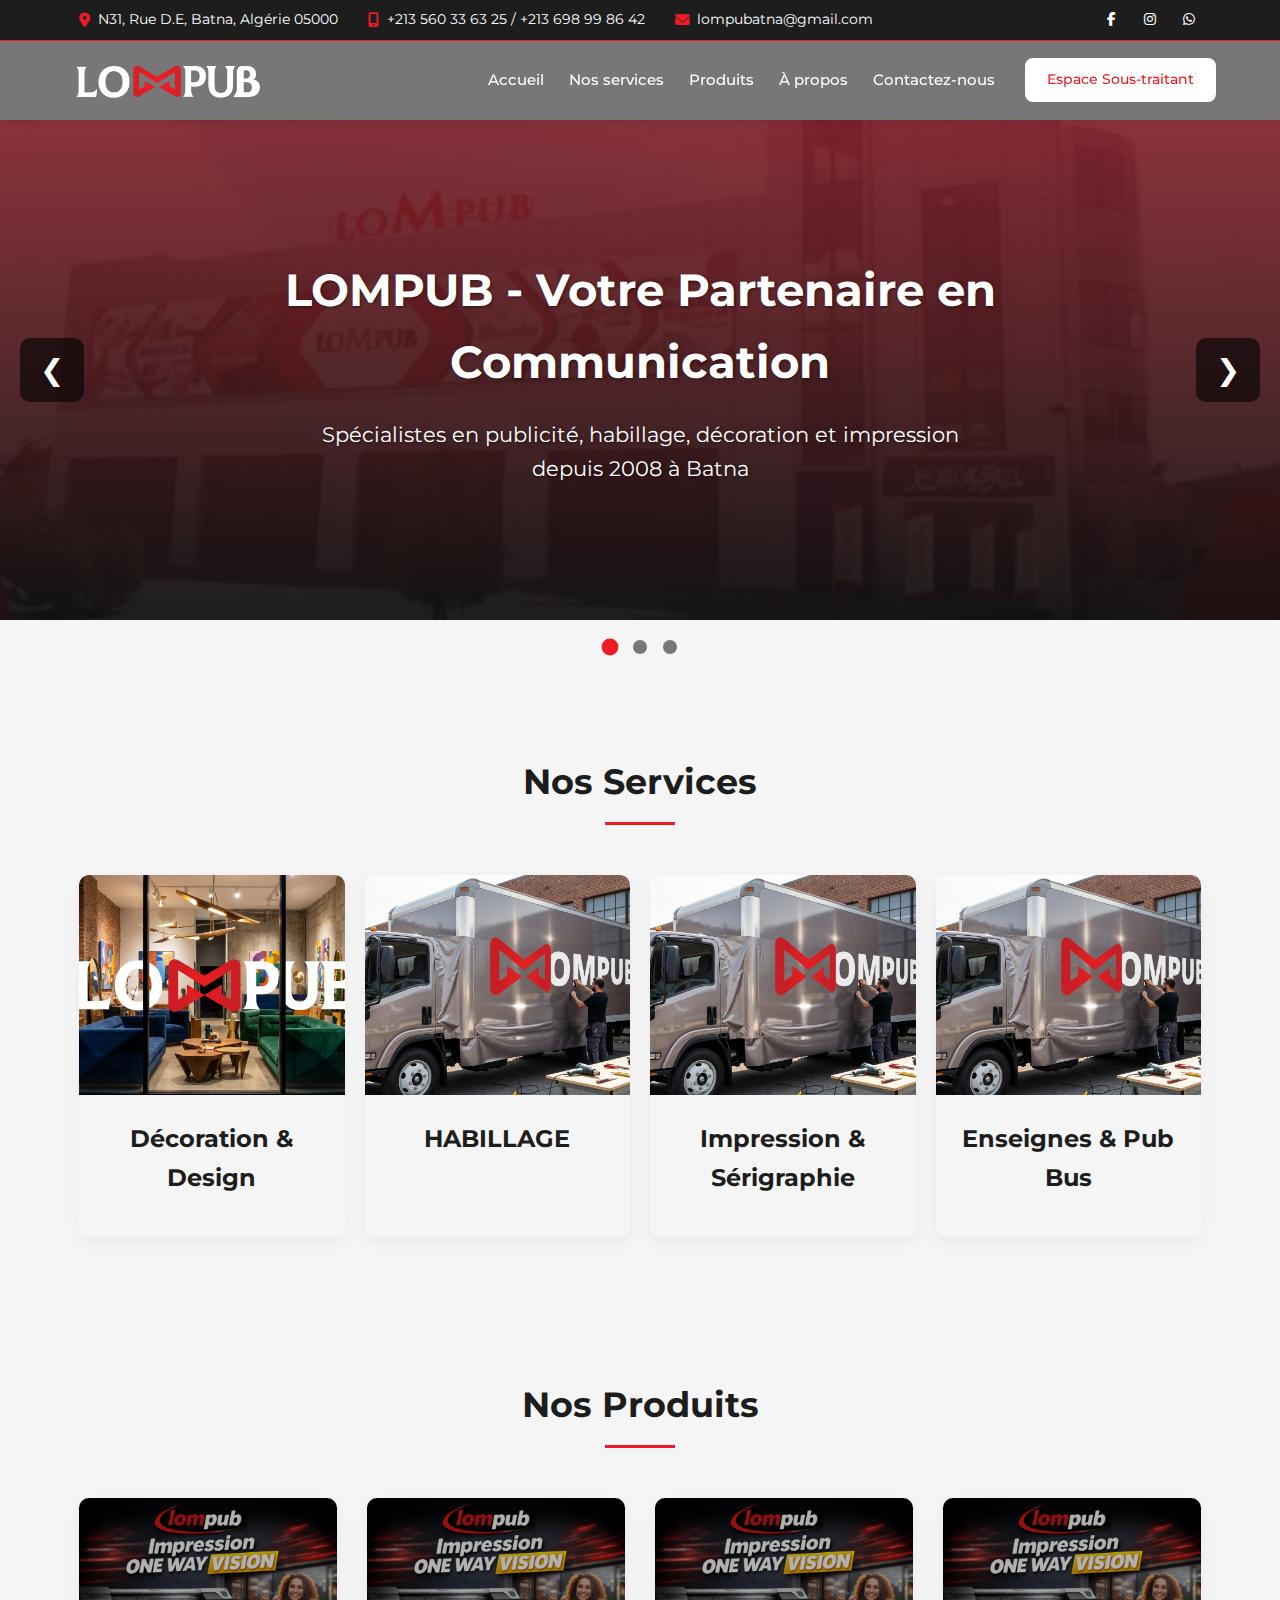
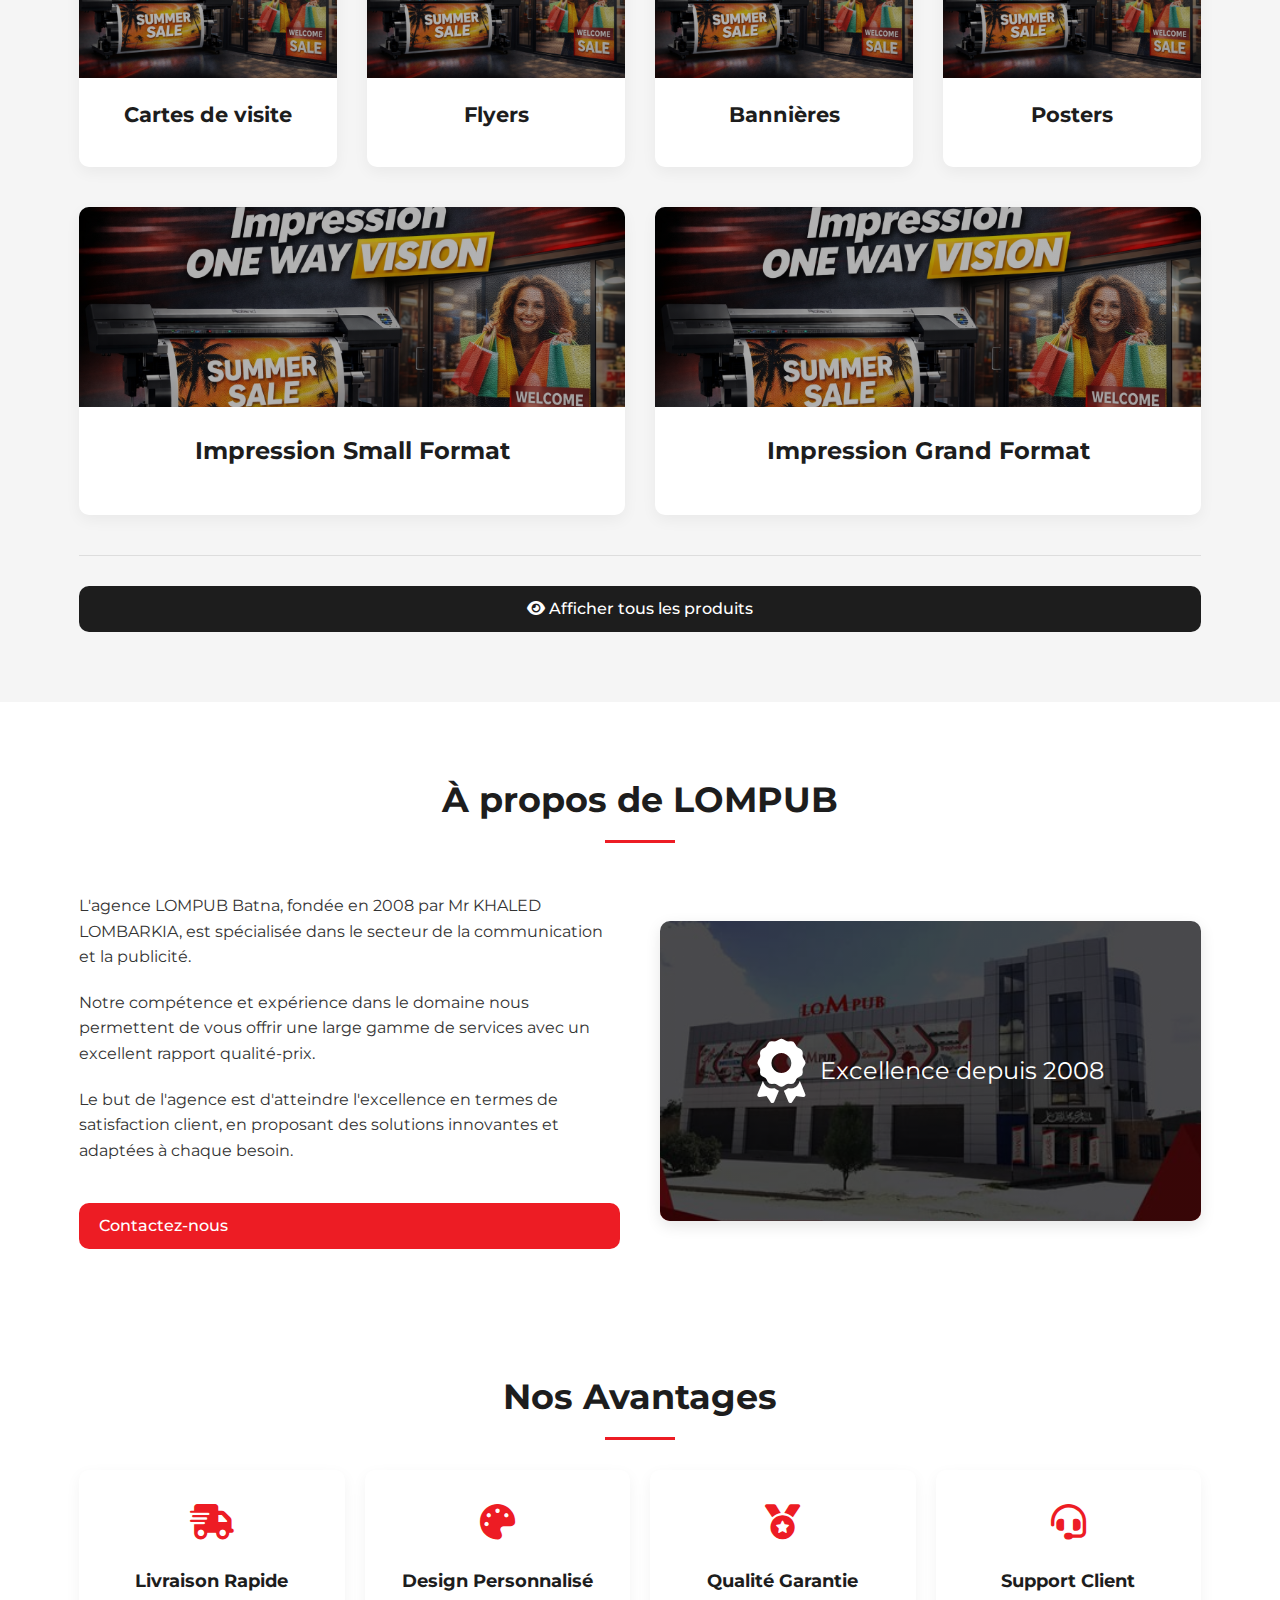
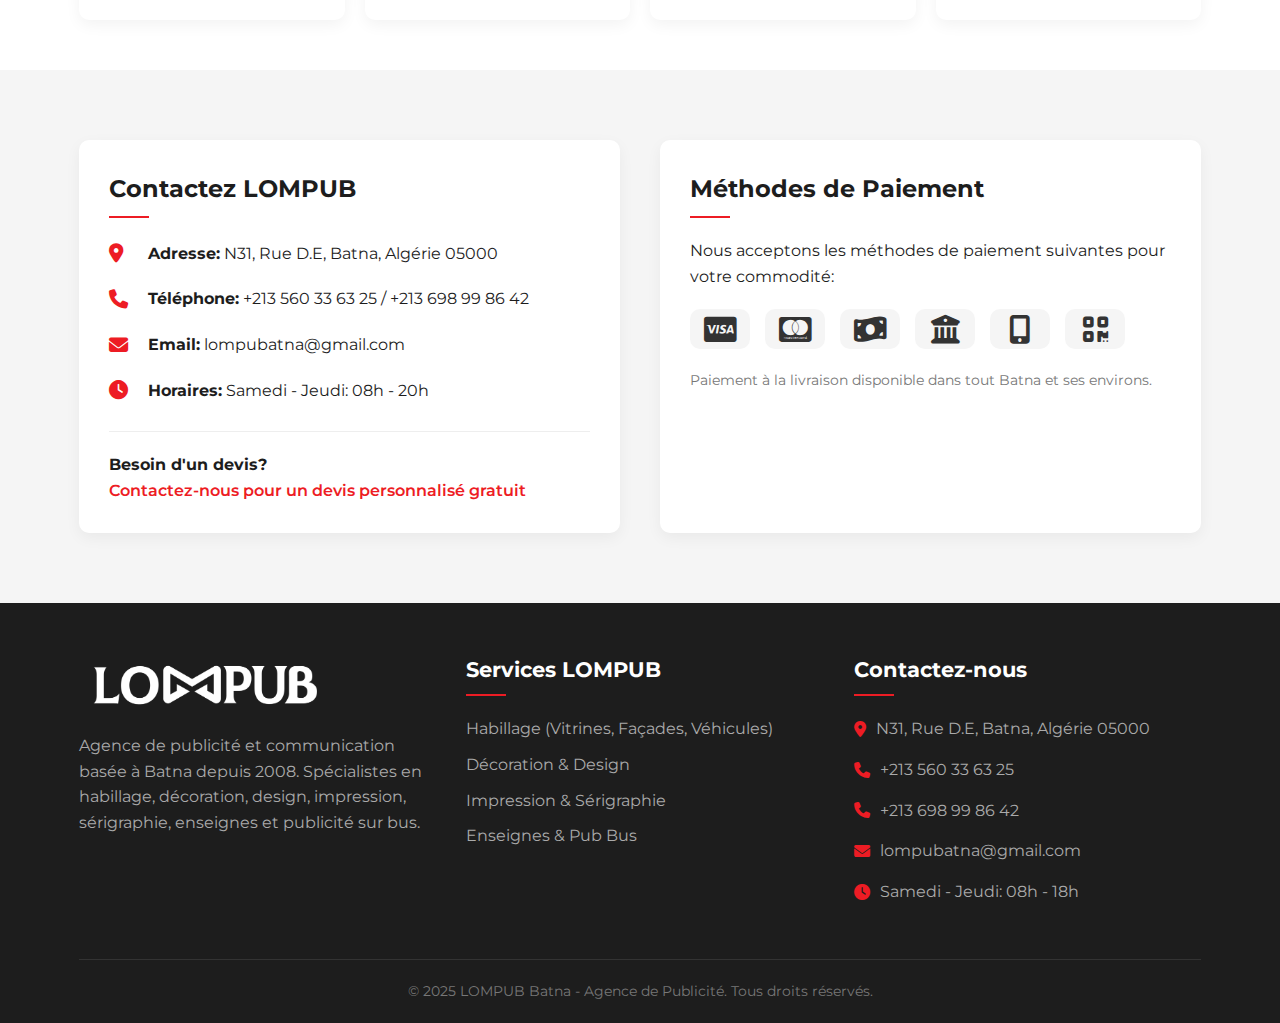
<file: index.html>
<!DOCTYPE html>
<html lang="fr">
<head>
    <meta charset="UTF-8">
    <meta name="viewport" content="width=device-width, initial-scale=1.0">
    <title>LOMPUB - Agence de Publicité Batna</title>
    <link rel="stylesheet" href="https://cdnjs.cloudflare.com/ajax/libs/font-awesome/6.4.0/css/all.min.css">
    <link rel="stylesheet" href="https://fonts.googleapis.com/css2?family=Montserrat:wght@400;500;600;700&display=swap">
    <link rel="stylesheet" href="style.css">
</head>
<body>
    <div class="top-bar">
        <div class="container top-bar-content">
            <div class="contact-info-top">
                <div class="contact-item-top">
                    <i class="fas fa-map-marker-alt"></i>
                    <span>N31, Rue D.E, Batna, Algérie 05000</span>
                </div>
                <div class="contact-item-top">
                    <i class="fas fa-mobile-alt"></i>
                    <span>+213 560 33 63 25 / +213 698 99 86 42</span>
                </div>
                <div class="contact-item-top">
                    <i class="fas fa-envelope"></i>
                    <span>lompubatna@gmail.com</span>
                </div>
            </div>
            <div class="social-top">
                <a href="https://www.facebook.com/lompub/" class="social-link-top">
                    <i class="fab fa-facebook-f"></i>
                </a>
                <a href="https://www.instagram.com/lompubdz/" class="social-link-top">
                    <i class="fab fa-instagram"></i>
                </a>
                <a href="#" class="social-link-top">
                    <i class="fab fa-whatsapp"></i>
                </a>
            </div>
        </div>
    </div>

    <header class="fixed-header">
        <div class="container header-container">
            <div class="logo">
                <a href="index.html" class="logo-container">
                    <img src="assets/logo.png" alt="LOMPUB Logo" class="logo-img">
                </a>
            </div>

            <nav class="desktop-nav">
                <ul class="desktop-nav-links">
                    <li><a href="index.html">Accueil</a></li>
                    <li><a href="#services">Nos services</a></li>
                    <li><a href="#products">Produits</a></li>
                    <li><a href="#about">À propos</a></li>
                    <li><a href="#contact">Contactez-nous</a></li>
                </ul>

                <div class="auth-buttons">
                    <a href="login.html" class="btn-login">Espace Sous-traitant</a>
                </div>
            </nav>

            <button class="mobile-menu-btn" id="mobileMenuBtn">
                <i class="fas fa-bars"></i>
            </button>
        </div>
    </header>

    <div class="mobile-menu" id="mobileMenu">
        <div class="mobile-menu-header">
            <div class="mobile-logo">
                <img src="assets/logo.png" alt="LOMPUB Logo" class="mobile-logo-img">
            </div>
            <button class="mobile-menu-close" id="mobileMenuClose">
                <i class="fas fa-times"></i>
            </button>
        </div>
        <div class="mobile-contact-info">
            <div class="mobile-contact-item">
                <i class="fas fa-map-marker-alt"></i>
                <div class="mobile-contact-text">
                    <span class="mobile-contact-value">N31, Rue D.E, Batna, Algérie 05000</span>
                </div>
            </div>
            <div class="mobile-contact-item">
                <i class="fas fa-phone-alt"></i>
                <div class="mobile-contact-text">
                    <span class="mobile-contact-value">+213 560 33 63 25</span>
                </div>
            </div>
            <div class="mobile-contact-item">
                <i class="fas fa-envelope"></i>
                <div class="mobile-contact-text">
                    <span class="mobile-contact-value">lompubatna@gmail.com</span>
                </div>
            </div>
            <div class="mobile-contact-item">
                <i class="fas fa-clock"></i>
                <div class="mobile-contact-text">
                    <span class="mobile-contact-value">Samedi - Jeudi: 08h - 18h</span>
                </div>
            </div>
            <div class="mobile-menu-section">
                <a href="index.html" class="mobile-menu-link">
                    <i class="fas fa-home"></i>
                    <span>Accueil</span>
                </a>
                <a href="#services" class="mobile-menu-link">
                    <i class="fas fa-concierge-bell"></i>
                    <span>Nos services</span>
                </a>
                <a href="products.html" class="mobile-menu-link">
                    <i class="fas fa-shopping-bag"></i>
                    <span>Produits</span>
                </a>
                <a href="#about" class="mobile-menu-link">
                    <i class="fas fa-info-circle"></i>
                    <span>À propos</span>
                </a>
                <a href="login.html" class="mobile-menu-link">
                <i class="fas fa-sign-in-alt"></i>
                <span>Espace Sous-traitant</span>
            </a>
            </div>
        </div>
        <div class="mobile-copyright">
            <div class="mobile-contact-social">
                <a href="#" class="mobile-social-link">
                    <i class="fab fa-facebook-f"></i>
                </a>
                <a href="#" class="mobile-social-link">
                    <i class="fab fa-instagram"></i>
                </a>
                <a href="#" class="mobile-social-link">
                    <i class="fab fa-whatsapp"></i>
                </a>
            </div>
        </div>
    </div>

    <div class="menu-overlay" id="menuOverlay"></div>
    
    <section class="hero" id="home">
        <div class="slider" id="slider">
            <div class="slides">
                <div class="slide" style="background: linear-gradient(rgba(230, 57, 70, 0.85), rgba(29, 29, 29, 0.9)), url('assets/01.png') center/cover no-repeat;">
                    <div class="slide-content">
                        <h2>LOMPUB - Votre Partenaire en Communication</h2>
                        <p>Spécialistes en publicité, habillage, décoration et impression depuis 2008 à Batna</p>
                    </div>
                </div>
                <div class="slide" style="background: linear-gradient(rgba(29, 29, 29, 0.8), rgba(29, 29, 29, 0.9)), url('assets/01.png') center/cover no-repeat;">
                    <div class="slide-content">
                        <h2>Excellence et Satisfaction Client</h2>
                        <p>Notre mission: atteindre l'excellence en termes de satisfaction client avec un rapport qualité-prix imbattable</p>
                    </div>
                </div>
                <div class="slide" style="background: linear-gradient(rgba(51, 51, 51, 0.8), rgba(51, 51, 51, 0.9)), url('assets/Design.png') center/cover no-repeat;">
                    <div class="slide-content">
                        <h2>Large Gamme de Services</h2>
                        <p>De l'habillage de véhicules à la sérigraphie, en passant par la programmation et les enseignes</p>
                    </div>
                </div>
            </div>
            <button class="slider-btn prev" id="prevBtn">&#10094;</button>
            <button class="slider-btn next" id="nextBtn">&#10095;</button>
        </div>
        <div class="slider-dots" id="sliderDots"></div>
    </section>

    <section id="services" class="services">
        <div class="container">
            <div class="section-title">
                <h2>Nos Services</h2>
            </div>
            <div class="services-grid">
                <div class="service-card">
                    <img src="assets/Design.png" alt="Décoration & Design">
                    <div class="service-info">
                        <h3>Décoration & Design</h3>
                    </div>
                </div>
                <div class="service-card">
                    <img src="assets/HABILLAGE.png" alt="Décoration & Design">
                    <div class="service-info">
                        <h3>HABILLAGE</h3>
                    </div>
                </div>
                <div class="service-card">
                    <img src="assets/HABILLAGE.png" alt="Décoration & Design">
                    <div class="service-info">
                        <h3>Impression & Sérigraphie</h3>
                    </div>
                </div>
                <div class="service-card">
                    <img src="assets/HABILLAGE.png" alt="Décoration & Design">
                    <div class="service-info">
                        <h3>Enseignes & Pub Bus</h3>
                    </div>
                </div>
            </div>
        </div>
    </section>

    <section class="products" id="products">
        <div class="container">
            <div class="section-title">
                <h2>Nos Produits</h2>
            </div>
            
            <div class="products-grid">
                <div class="product-card">
                    <div class="product-img" style="background: linear-gradient(rgba(0,0,0,0.3), rgba(0,0,0,0.3)), url('assets/img1.png') center/cover no-repeat;"></div>
                    <div class="product-info" href="product-details.html">
                        <h3>Cartes de visite</h3>
                    </div>
                </div>
                <div class="product-card">
                    <div class="product-img" style="background: linear-gradient(rgba(0,0,0,0.3), rgba(0,0,0,0.3)), url('assets/img1.png') center/cover no-repeat;"></div>
                    <div class="product-info">
                        <h3>Flyers</h3>
                    </div>
                </div>
                <div class="product-card">
                    <div class="product-img" style="background: linear-gradient(rgba(0,0,0,0.3), rgba(0,0,0,0.3)), url('assets/img1.png') center/cover no-repeat;"></div>
                    <div class="product-info" href="product-details.html">
                        <h3>Bannières</h3>
                    </div>
                </div>
                <div class="product-card">
                    <div class="product-img" style="background: linear-gradient(rgba(0,0,0,0.3), rgba(0,0,0,0.3)), url('assets/img1.png') center/cover no-repeat;"></div>
                    <div class="product-info" href="product-details.html">
                        <h3>Posters</h3>
                    </div>
                </div>
            </div>
            
            <div class="second-row-products">
                <div class="large-product-card">
                    <div class="large-product-img" style="background: linear-gradient(rgba(0,0,0,0.3), rgba(0,0,0,0.3)), url('assets/img1.png') center/cover no-repeat;"></div>
                    <div class="large-product-info" href="product-details.html">
                        <h3>Impression Small Format</h3>
                                        </div>
                </div>
                <div class="large-product-card">
                    <div class="large-product-img" style="background: linear-gradient(rgba(0,0,0,0.3), rgba(0,0,0,0.3)), url('assets/img1.png') center/cover no-repeat;"></div>
                    <div class="large-product-info" href="product-details.html">
                        <h3>Impression Grand Format</h3>
                        </div>
                </div>
            </div>
            
            <div class="view-all-products">
                <a href="products.html" class="btn btn-secondary" id="viewAllProducts">
                    <i class="fas fa-eye"></i> Afficher tous les produits
                </a>
            </div>
        </div>
    </section>

    <section id="about">
        <div class="container">
            <div class="section-title">
                <h2>À propos de LOMPUB</h2>
            </div>
            <div class="about-content">
                <div class="about-text">
                    <p>L'agence LOMPUB Batna, fondée en 2008 par Mr KHALED LOMBARKIA, est spécialisée dans le secteur de la communication et la publicité.</p>
                    <p>Notre compétence et expérience dans le domaine nous permettent de vous offrir une large gamme de services avec un excellent rapport qualité-prix.</p>
                    <p>Le but de l'agence est d'atteindre l'excellence en termes de satisfaction client, en proposant des solutions innovantes et adaptées à chaque besoin.</p>
                    
                    <a href="#contact" class="btn" style="margin-top: 20px;">Contactez-nous</a>
                </div>
                <div class="about-image">
                    <div style="width: 100%; height: 300px; background: linear-gradient(rgba(0,0,0,0.7), rgba(0,0,0,0.7)), url('assets/01.png') center/cover no-repeat; display: flex; justify-content: center; align-items: center; color: var(--primary-white); font-size: 1.5rem;">
                        <i class="fas fa-award" style="font-size: 4rem; margin-right: 15px;"></i>
                        Excellence depuis 2008
                    </div>
                </div>
            </div>
        </div>
    </section>

    <section id="advantages">
        <div class="container">
            <div class="section-title">
                <h2>Nos Avantages</h2>
            </div>
            <div class="advantages-single-line">
                <div class="advantage-item">
                    <div class="advantage-icon">
                        <i class="fas fa-shipping-fast"></i>
                    </div>
                    <h3>Livraison Rapide</h3>
                </div>
                <div class="advantage-item">
                    <div class="advantage-icon">
                        <i class="fas fa-palette"></i>
                    </div>
                    <h3>Design Personnalisé</h3>
                </div>
                <div class="advantage-item">
                    <div class="advantage-icon">
                        <i class="fas fa-medal"></i>
                    </div>
                    <h3>Qualité Garantie</h3>
                </div>
                <div class="advantage-item">
                    <div class="advantage-icon">
                        <i class="fas fa-headset"></i>
                    </div>
                    <h3>Support Client</h3>
                </div>
            </div>
        </div>
    </section>

    <section class="contact-payment" id="contact">
        <div class="container">
            <div class="contact-payment-container">
                <div class="contact-info">
                    <h3>Contactez LOMPUB</h3>
                    <div class="contact-details">
                        <div class="contact-item">
                            <div class="contact-icon">
                                <i class="fas fa-map-marker-alt"></i>
                            </div>
                            <p><strong>Adresse:</strong> N31, Rue D.E, Batna, Algérie 05000</p>
                        </div>
                        <div class="contact-item">
                            <div class="contact-icon">
                                <i class="fas fa-phone"></i>
                            </div>
                            <p><strong>Téléphone:</strong> +213 560 33 63 25 / +213 698 99 86 42</p>
                        </div>
                        <div class="contact-item">
                            <div class="contact-icon">
                                <i class="fas fa-envelope"></i>
                            </div>
                            <p><strong>Email:</strong> lompubatna@gmail.com</p>
                        </div>
                        <div class="contact-item">
                            <div class="contact-icon">
                                <i class="fas fa-clock"></i>
                            </div>
                            <p><strong>Horaires:</strong> Samedi - Jeudi: 08h - 20h</p>
                        </div>
                    </div>
                    <div class="hours">
                        <h4>Besoin d'un devis?</h4>
                        <p>Contactez-nous pour un devis personnalisé gratuit</p>
                    </div>
                </div>
                
                <div class="payment-methods">
                    <h3>Méthodes de Paiement</h3>
                    <p>Nous acceptons les méthodes de paiement suivantes pour votre commodité:</p>
                    <div class="payment-icons">
                        <div class="payment-icon">
                            <i class="fab fa-cc-visa"></i>
                        </div>
                        <div class="payment-icon">
                            <i class="fab fa-cc-mastercard"></i>
                        </div>
                        <div class="payment-icon">
                            <i class="fas fa-money-bill-wave"></i>
                        </div>
                        <div class="payment-icon">
                            <i class="fas fa-university"></i>
                        </div>
                        <div class="payment-icon">
                            <i class="fas fa-mobile-alt"></i>
                        </div>
                        <div class="payment-icon">
                            <i class="fas fa-qrcode"></i>
                        </div>
                    </div>
                    <p style="margin-top: 20px; font-size: 0.9rem; color: var(--medium-gray);">Paiement à la livraison disponible dans tout Batna et ses environs.</p>
                </div>
            </div>
        </div>
    </section>

    <footer>
        <div class="container">
            <div class="footer-container">
                <div class="footer-about">
                    <div class="footer-logo">
                        <img src="assets/logo.png" alt="LOMPUB Logo" class="footer-logo-img">
                    </div>
                    <p>Agence de publicité et communication basée à Batna depuis 2008. Spécialistes en habillage, décoration, design, impression, sérigraphie, enseignes et publicité sur bus.</p>
                </div>
                
                <div class="footer-links">
                    <h3>Services LOMPUB</h3>
                    <ul>
                        <li><a href="#services">Habillage (Vitrines, Façades, Véhicules)</a></li>
                        <li><a href="#services">Décoration & Design</a></li>
                        <li><a href="#services">Impression & Sérigraphie</a></li>
                        <li><a href="#services">Enseignes & Pub Bus</a></li>
                    </ul>
                </div>
                
                <div class="footer-contact">
                    <h3>Contactez-nous</h3>
                    <p><i class="fas fa-map-marker-alt"></i> N31, Rue D.E, Batna, Algérie 05000</p>
                    <p><i class="fas fa-phone"></i> +213 560 33 63 25</p>
                    <p><i class="fas fa-phone"></i> +213 698 99 86 42</p>
                    <p><i class="fas fa-envelope"></i> lompubatna@gmail.com</p>
                    <p><i class="fas fa-clock"></i> Samedi - Jeudi: 08h - 18h</p>
                </div>
            </div>
            
            <div class="copyright">
                <p>&copy; 2025 LOMPUB Batna - Agence de Publicité. Tous droits réservés.</p>
            </div>
        </div>
    </footer>

    <script>
        const mobileMenuBtn = document.getElementById('mobileMenuBtn');
        const mobileMenu = document.getElementById('mobileMenu');
        const menuOverlay = document.getElementById('menuOverlay');
        
        mobileMenuBtn.addEventListener('click', () => {
            mobileMenu.classList.toggle('active');
            menuOverlay.classList.toggle('active');
            document.body.style.overflow = mobileMenu.classList.contains('active') ? 'hidden' : 'auto';
        });
        
        menuOverlay.addEventListener('click', () => {
            mobileMenu.classList.remove('active');
            menuOverlay.classList.remove('active');
            document.body.style.overflow = 'auto';
        });
        
        const mobileMenuLinks = document.querySelectorAll('.mobile-menu-link');
        mobileMenuLinks.forEach(link => {
            link.addEventListener('click', () => {
                mobileMenu.classList.remove('active');
                menuOverlay.classList.remove('active');
                document.body.style.overflow = 'auto';
            });
        });
        
        const slides = document.querySelector('.slides');
        const slidesCount = document.querySelectorAll('.slide').length;
        const prevBtn = document.getElementById('prevBtn');
        const nextBtn = document.getElementById('nextBtn');
        const sliderDots = document.getElementById('sliderDots');
        
        let currentSlide = 0;
        
        for (let i = 0; i < slidesCount; i++) {
            const dot = document.createElement('div');
            dot.classList.add('dot');
            if (i === 0) dot.classList.add('active');
            dot.addEventListener('click', () => goToSlide(i));
            sliderDots.appendChild(dot);
        }
        
        function goToSlide(n) {
            currentSlide = (n + slidesCount) % slidesCount;
            slides.style.transform = `translateX(-${currentSlide * 100}%)`;
            
            document.querySelectorAll('.dot').forEach((dot, index) => {
                dot.classList.toggle('active', index === currentSlide);
            });
        }
        
        prevBtn.addEventListener('click', () => {
            goToSlide(currentSlide - 1);
        });
        
        nextBtn.addEventListener('click', () => {
            goToSlide(currentSlide + 1);
        });
        
        setInterval(() => {
            goToSlide(currentSlide + 1);
        }, 6000);
        
    </script>
</body>
</html>
</file>
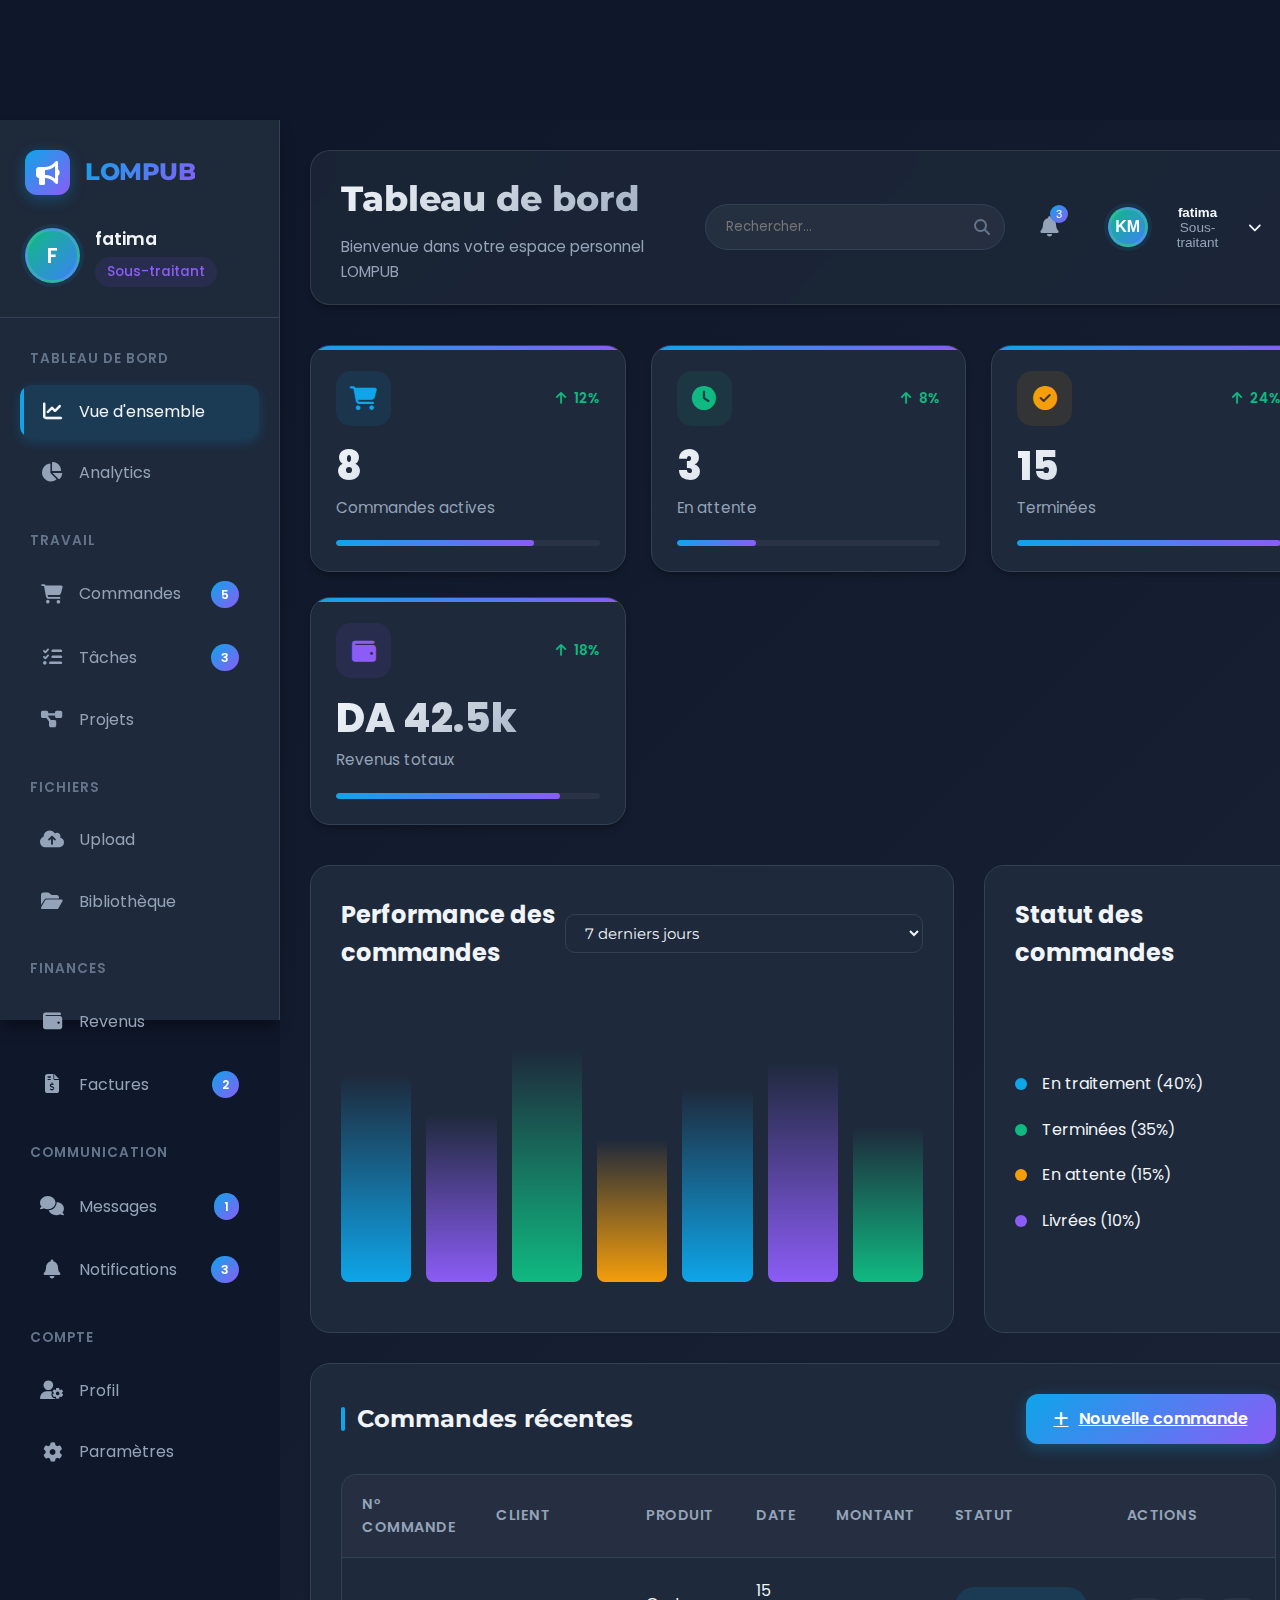
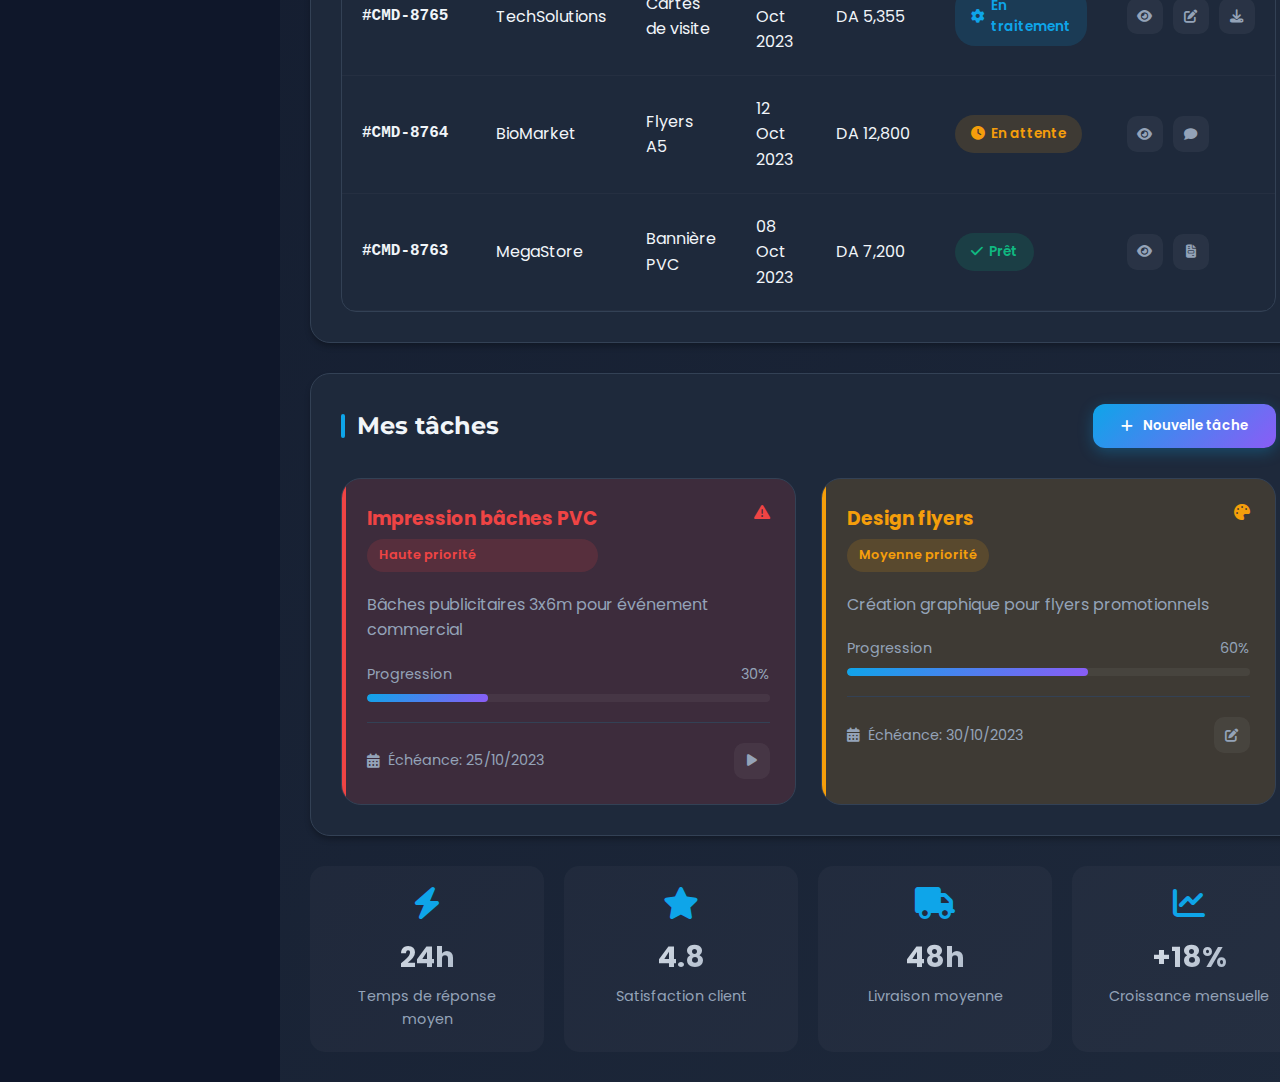
<file: dashboard.html>
<!DOCTYPE html>
<html lang="fr">
<head>
    <meta charset="UTF-8">
    <meta name="viewport" content="width=device-width, initial-scale=1.0">
    <title>LOMPUB | Espace Personnel</title>
    <link rel="stylesheet" href="https://cdnjs.cloudflare.com/ajax/libs/font-awesome/6.4.0/css/all.min.css">
    <link rel="stylesheet" href="https://fonts.googleapis.com/css2?family=Montserrat:wght@400;500;600;700;800&display=swap">
    <link rel="stylesheet" href="https://fonts.googleapis.com/css2?family=Poppins:wght@300;400;500;600;700&display=swap">
    <link rel="stylesheet" href="style.css">
    <style>
        :root {
            /* Modern Color Palette */
            --dashboard-bg: #0F172A;
            --sidebar-bg: #1E293B;
            --card-bg: #1E293B;
            --card-hover: #334155;
            --primary-accent: #0EA5E9;
            --secondary-accent: #8B5CF6;
            --success: #10B981;
            --warning: #F59E0B;
            --danger: #EF4444;
            --info: #3B82F6;
            --text-primary: #F1F5F9;
            --text-secondary: #94A3B8;
            --text-muted: #64748B;
            --border-color: #334155;
            --shadow-sm: 0 2px 4px rgba(0, 0, 0, 0.2);
            --shadow-md: 0 4px 6px -1px rgba(0, 0, 0, 0.3);
            --shadow-lg: 0 10px 15px -3px rgba(0, 0, 0, 0.4);
            --gradient-primary: linear-gradient(135deg, #0EA5E9 0%, #8B5CF6 100%);
            --gradient-secondary: linear-gradient(135deg, #10B981 0%, #3B82F6 100%);
            --gradient-dark: linear-gradient(135deg, #1E293B 0%, #0F172A 100%);
            --glass-bg: rgba(30, 41, 59, 0.7);
            --glass-border: rgba(255, 255, 255, 0.1);
            --sidebar-width: 280px;
        }

        * {
            margin: 0;
            padding: 0;
            box-sizing: border-box;
        }

        body {
            font-family: 'Poppins', sans-serif;
            background: var(--dashboard-bg);
            color: var(--text-primary);
            overflow-x: hidden;
        }

        /* Dashboard Layout */
        .dashboard-layout {
            display: flex;
            min-height: 100vh;
        }

        /* Floating Sidebar */
        .dashboard-sidebar {
            width: var(--sidebar-width);
            background: var(--sidebar-bg);
            backdrop-filter: blur(10px);
            border-right: 1px solid var(--border-color);
            position: fixed;
            height: 100vh;
            z-index: 100;
            transition: transform 0.3s cubic-bezier(0.4, 0, 0.2, 1);
            box-shadow: var(--shadow-lg);
        }

        .sidebar-header {
            padding: 30px 25px;
            border-bottom: 1px solid var(--border-color);
            background: var(--glass-bg);
        }

        .logo-container {
            display: flex;
            align-items: center;
            gap: 15px;
            text-decoration: none;
        }

        .logo-icon {
            width: 45px;
            height: 45px;
            background: var(--gradient-primary);
            border-radius: 12px;
            display: flex;
            align-items: center;
            justify-content: center;
            font-size: 1.5rem;
            color: white;
            box-shadow: 0 4px 15px rgba(14, 165, 233, 0.3);
        }

        .logo-text {
            font-family: 'Montserrat', sans-serif;
            font-weight: 800;
            font-size: 1.5rem;
            background: linear-gradient(135deg, #0EA5E9, #8B5CF6);
            -webkit-background-clip: text;
            -webkit-text-fill-color: transparent;
            letter-spacing: -0.5px;
        }

        .user-profile {
            display: flex;
            align-items: center;
            gap: 15px;
            margin-top: 30px;
        }

        .user-avatar {
            width: 55px;
            height: 55px;
            background: var(--gradient-secondary);
            border-radius: 50%;
            display: flex;
            align-items: center;
            justify-content: center;
            font-size: 1.3rem;
            font-weight: 600;
            color: white;
            border: 3px solid rgba(255, 255, 255, 0.1);
            box-shadow: 0 0 0 4px rgba(14, 165, 233, 0.1);
        }

        .user-info h3 {
            font-size: 1.1rem;
            font-weight: 600;
            margin-bottom: 4px;
        }

        .user-role {
            font-size: 0.85rem;
            color: var(--primary-accent);
            background: rgba(14, 165, 233, 0.1);
            padding: 4px 12px;
            border-radius: 20px;
            display: inline-block;
            font-weight: 500;
        }

        .user-role.subcontractor {
            color: var(--secondary-accent);
            background: rgba(139, 92, 246, 0.1);
        }

        /* Navigation */
        .sidebar-nav {
            padding: 30px 20px;
            flex: 1;
        }

        .nav-group {
            margin-bottom: 30px;
        }

        .nav-group-title {
            font-size: 0.85rem;
            text-transform: uppercase;
            color: var(--text-muted);
            letter-spacing: 1px;
            margin-bottom: 15px;
            padding-left: 10px;
            font-weight: 600;
        }

        .nav-item {
            display: flex;
            align-items: center;
            gap: 15px;
            padding: 14px 20px;
            color: var(--text-secondary);
            text-decoration: none;
            border-radius: 12px;
            margin-bottom: 8px;
            transition: all 0.3s cubic-bezier(0.4, 0, 0.2, 1);
            position: relative;
            overflow: hidden;
        }

        .nav-item:before {
            content: '';
            position: absolute;
            left: 0;
            top: 0;
            height: 100%;
            width: 4px;
            background: var(--primary-accent);
            transform: translateX(-100%);
            transition: transform 0.3s;
            border-radius: 0 4px 4px 0;
        }

        .nav-item:hover {
            background: rgba(14, 165, 233, 0.1);
            color: var(--text-primary);
            transform: translateX(5px);
        }

        .nav-item:hover:before {
            transform: translateX(0);
        }

        .nav-item.active {
            background: rgba(14, 165, 233, 0.15);
            color: var(--text-primary);
            box-shadow: 0 4px 12px rgba(14, 165, 233, 0.2);
        }

        .nav-item.active:before {
            transform: translateX(0);
        }

        .nav-item i {
            font-size: 1.2rem;
            width: 24px;
            text-align: center;
        }

        .nav-badge {
            margin-left: auto;
            background: var(--gradient-primary);
            color: white;
            padding: 4px 10px;
            border-radius: 20px;
            font-size: 0.75rem;
            font-weight: 600;
            min-width: 24px;
            text-align: center;
        }

        /* Main Content */
        .dashboard-main {
            flex: 1;
            margin-left: var(--sidebar-width);
            padding: 30px;
            background: linear-gradient(135deg, #0F172A 0%, #1E293B 100%);
            min-height: 100vh;
        }

        /* Top Bar */
        .dashboard-topbar {
            display: flex;
            justify-content: space-between;
            align-items: center;
            margin-bottom: 40px;
            padding: 20px 30px;
            background: var(--glass-bg);
            backdrop-filter: blur(10px);
            border-radius: 20px;
            border: 1px solid var(--glass-border);
            box-shadow: var(--shadow-md);
        }

        .topbar-left h1 {
            font-family: 'Montserrat', sans-serif;
            font-size: 2.2rem;
            font-weight: 800;
            background: linear-gradient(135deg, #F1F5F9 0%, #94A3B8 100%);
            -webkit-background-clip: text;
            -webkit-text-fill-color: transparent;
            margin-bottom: 8px;
        }

        .topbar-left p {
            color: var(--text-secondary);
            font-size: 0.95rem;
        }

        .topbar-right {
            display: flex;
            align-items: center;
            gap: 25px;
        }

        .search-box {
            position: relative;
        }

        .search-box input {
            background: rgba(255, 255, 255, 0.05);
            border: 1px solid var(--border-color);
            border-radius: 50px;
            padding: 12px 45px 12px 20px;
            color: var(--text-primary);
            font-family: 'Poppins', sans-serif;
            width: 300px;
            transition: all 0.3s;
        }

        .search-box input:focus {
            outline: none;
            border-color: var(--primary-accent);
            box-shadow: 0 0 0 3px rgba(14, 165, 233, 0.1);
            width: 350px;
        }

        .search-box i {
            position: absolute;
            right: 15px;
            top: 50%;
            transform: translateY(-50%);
            color: var(--text-muted);
        }

        .notification-btn {
            position: relative;
            background: none;
            border: none;
            color: var(--text-secondary);
            font-size: 1.3rem;
            cursor: pointer;
            padding: 10px;
            border-radius: 50%;
            transition: all 0.3s;
        }

        .notification-btn:hover {
            color: var(--text-primary);
            background: rgba(255, 255, 255, 0.05);
        }

        .notification-badge {
            position: absolute;
            top: 0;
            right: 0;
            background: var(--gradient-primary);
            color: white;
            font-size: 0.7rem;
            width: 18px;
            height: 18px;
            border-radius: 50%;
            display: flex;
            align-items: center;
            justify-content: center;
        }

        .user-dropdown {
            position: relative;
        }

        .user-dropdown-toggle {
            display: flex;
            align-items: center;
            gap: 12px;
            background: none;
            border: none;
            color: var(--text-primary);
            cursor: pointer;
            padding: 10px 15px;
            border-radius: 12px;
            transition: all 0.3s;
        }

        .user-dropdown-toggle:hover {
            background: rgba(255, 255, 255, 0.05);
        }

        /* Stats Cards */
        .stats-grid {
            display: grid;
            grid-template-columns: repeat(auto-fit, minmax(280px, 1fr));
            gap: 25px;
            margin-bottom: 40px;
        }

        .stat-card {
            background: var(--card-bg);
            border-radius: 20px;
            padding: 25px;
            border: 1px solid var(--border-color);
            transition: all 0.3s cubic-bezier(0.4, 0, 0.2, 1);
            position: relative;
            overflow: hidden;
            box-shadow: var(--shadow-md);
        }

        .stat-card:before {
            content: '';
            position: absolute;
            top: 0;
            left: 0;
            width: 100%;
            height: 4px;
            background: var(--gradient-primary);
        }

        .stat-card:hover {
            transform: translateY(-5px);
            box-shadow: var(--shadow-lg);
            border-color: var(--primary-accent);
        }

        .stat-card-header {
            display: flex;
            justify-content: space-between;
            align-items: center;
            margin-bottom: 20px;
        }

        .stat-icon {
            width: 55px;
            height: 55px;
            background: rgba(14, 165, 233, 0.1);
            border-radius: 15px;
            display: flex;
            align-items: center;
            justify-content: center;
            font-size: 1.5rem;
            color: var(--primary-accent);
        }

        .stat-card:nth-child(2) .stat-icon {
            background: rgba(16, 185, 129, 0.1);
            color: var(--success);
        }

        .stat-card:nth-child(3) .stat-icon {
            background: rgba(245, 158, 11, 0.1);
            color: var(--warning);
        }

        .stat-card:nth-child(4) .stat-icon {
            background: rgba(139, 92, 246, 0.1);
            color: var(--secondary-accent);
        }

        .stat-trend {
            display: flex;
            align-items: center;
            gap: 8px;
            font-size: 0.85rem;
            font-weight: 600;
        }

        .stat-trend.up {
            color: var(--success);
        }

        .stat-trend.down {
            color: var(--danger);
        }

        .stat-value {
            font-size: 2.5rem;
            font-weight: 800;
            background: linear-gradient(135deg, #F1F5F9 0%, #94A3B8 100%);
            -webkit-background-clip: text;
            -webkit-text-fill-color: transparent;
            line-height: 1;
            margin-bottom: 10px;
        }

        .stat-label {
            color: var(--text-secondary);
            font-size: 0.95rem;
            margin-bottom: 15px;
        }

        .stat-progress {
            height: 6px;
            background: rgba(255, 255, 255, 0.05);
            border-radius: 3px;
            overflow: hidden;
            margin-top: 20px;
        }

        .stat-progress-bar {
            height: 100%;
            background: var(--gradient-primary);
            border-radius: 3px;
            transition: width 1s ease-out;
        }

        /* Recent Orders */
        .dashboard-section {
            background: var(--card-bg);
            border-radius: 20px;
            padding: 30px;
            margin-bottom: 30px;
            border: 1px solid var(--border-color);
            box-shadow: var(--shadow-md);
        }

        .section-header {
            display: flex;
            justify-content: space-between;
            align-items: center;
            margin-bottom: 30px;
        }

        .section-header h2 {
            font-family: 'Montserrat', sans-serif;
            font-size: 1.5rem;
            font-weight: 700;
            display: flex;
            align-items: center;
            gap: 12px;
        }

        .section-header h2:before {
            content: '';
            width: 4px;
            height: 24px;
            background: var(--primary-accent);
            border-radius: 2px;
        }

        .btn-primary {
            background: var(--gradient-primary);
            color: white;
            border: none;
            padding: 12px 28px;
            border-radius: 12px;
            font-family: 'Poppins', sans-serif;
            font-weight: 600;
            cursor: pointer;
            display: flex;
            align-items: center;
            gap: 10px;
            transition: all 0.3s;
            box-shadow: 0 4px 15px rgba(14, 165, 233, 0.3);
        }

        .btn-primary:hover {
            transform: translateY(-2px);
            box-shadow: 0 6px 20px rgba(14, 165, 233, 0.4);
        }

        /* Orders Table */
        .table-container {
            overflow-x: auto;
            border-radius: 15px;
            border: 1px solid var(--border-color);
        }

        .orders-table {
            width: 100%;
            border-collapse: collapse;
        }

        .orders-table thead {
            background: rgba(255, 255, 255, 0.03);
        }

        .orders-table th {
            padding: 18px 20px;
            text-align: left;
            font-weight: 600;
            color: var(--text-secondary);
            font-size: 0.9rem;
            text-transform: uppercase;
            letter-spacing: 0.5px;
            border-bottom: 1px solid var(--border-color);
        }

        .orders-table td {
            padding: 20px;
            border-bottom: 1px solid rgba(255, 255, 255, 0.03);
            vertical-align: middle;
        }

        .orders-table tr {
            transition: all 0.3s;
        }

        .orders-table tr:hover {
            background: rgba(255, 255, 255, 0.02);
        }

        .order-id {
            font-weight: 600;
            color: var(--text-primary);
            font-family: 'Monaco', 'Courier New', monospace;
        }

        .status-badge {
            padding: 8px 16px;
            border-radius: 20px;
            font-size: 0.85rem;
            font-weight: 600;
            display: inline-flex;
            align-items: center;
            gap: 6px;
        }

        .status-pending {
            background: rgba(245, 158, 11, 0.15);
            color: var(--warning);
        }

        .status-processing {
            background: rgba(14, 165, 233, 0.15);
            color: var(--primary-accent);
        }

        .status-ready {
            background: rgba(16, 185, 129, 0.15);
            color: var(--success);
        }

        .status-delivered {
            background: rgba(139, 92, 246, 0.15);
            color: var(--secondary-accent);
        }

        .action-buttons {
            display: flex;
            gap: 10px;
        }

        .btn-icon {
            width: 36px;
            height: 36px;
            border-radius: 10px;
            border: none;
            background: rgba(255, 255, 255, 0.05);
            color: var(--text-secondary);
            cursor: pointer;
            transition: all 0.3s;
            display: flex;
            align-items: center;
            justify-content: center;
        }

        .btn-icon:hover {
            background: var(--primary-accent);
            color: white;
            transform: scale(1.1);
        }

        /* Charts Section */
        .charts-grid {
            display: grid;
            grid-template-columns: 2fr 1fr;
            gap: 30px;
            margin-bottom: 30px;
        }

        .chart-card {
            background: var(--card-bg);
            border-radius: 20px;
            padding: 30px;
            border: 1px solid var(--border-color);
        }

        .chart-header {
            display: flex;
            justify-content: space-between;
            align-items: center;
            margin-bottom: 30px;
        }

        .chart-container {
            height: 300px;
            position: relative;
        }

        /* Quick Stats */
        .quick-stats {
            display: grid;
            grid-template-columns: repeat(auto-fit, minmax(200px, 1fr));
            gap: 20px;
            margin-top: 30px;
        }

        .quick-stat {
            background: rgba(255, 255, 255, 0.03);
            padding: 20px;
            border-radius: 15px;
            text-align: center;
            transition: all 0.3s;
            border: 1px solid transparent;
        }

        .quick-stat:hover {
            border-color: var(--primary-accent);
            transform: translateY(-3px);
        }

        .quick-stat i {
            font-size: 2rem;
            color: var(--primary-accent);
            margin-bottom: 15px;
        }

        .quick-stat h4 {
            font-size: 1.8rem;
            font-weight: 700;
            margin-bottom: 5px;
            background: linear-gradient(135deg, #F1F5F9 0%, #94A3B8 100%);
            -webkit-background-clip: text;
            -webkit-text-fill-color: transparent;
        }

        .quick-stat p {
            color: var(--text-secondary);
            font-size: 0.9rem;
        }

        /* Tasks (Subcontractor) */
        .tasks-grid {
            display: grid;
            grid-template-columns: repeat(auto-fit, minmax(300px, 1fr));
            gap: 25px;
        }

        .task-card {
            background: var(--card-bg);
            border-radius: 20px;
            padding: 25px;
            border: 1px solid var(--border-color);
            transition: all 0.3s;
            position: relative;
            overflow: hidden;
        }

        .task-card:before {
            content: '';
            position: absolute;
            left: 0;
            top: 0;
            height: 100%;
            width: 4px;
            background: var(--primary-accent);
        }

        .task-card.priority-high:before {
            background: var(--danger);
        }

        .task-card.priority-medium:before {
            background: var(--warning);
        }

        .task-card:hover {
            transform: translateY(-5px);
            box-shadow: var(--shadow-lg);
        }

        .task-header {
            display: flex;
            justify-content: space-between;
            align-items: flex-start;
            margin-bottom: 20px;
        }

        .task-priority {
            padding: 6px 12px;
            border-radius: 20px;
            font-size: 0.8rem;
            font-weight: 600;
        }

        .priority-high {
            background: rgba(239, 68, 68, 0.15);
            color: var(--danger);
        }

        .priority-medium {
            background: rgba(245, 158, 11, 0.15);
            color: var(--warning);
        }

        .priority-low {
            background: rgba(16, 185, 129, 0.15);
            color: var(--success);
        }

        .task-progress {
            margin: 20px 0;
        }

        .progress-info {
            display: flex;
            justify-content: space-between;
            margin-bottom: 8px;
            font-size: 0.9rem;
            color: var(--text-secondary);
        }

        .progress-bar {
            height: 8px;
            background: rgba(255, 255, 255, 0.05);
            border-radius: 4px;
            overflow: hidden;
        }

        .progress-value {
            height: 100%;
            background: var(--gradient-primary);
            border-radius: 4px;
            transition: width 1s ease-out;
        }

        .task-footer {
            display: flex;
            justify-content: space-between;
            align-items: center;
            margin-top: 20px;
            padding-top: 20px;
            border-top: 1px solid var(--border-color);
        }

        .task-deadline {
            display: flex;
            align-items: center;
            gap: 8px;
            color: var(--text-secondary);
            font-size: 0.9rem;
        }

        /* Modal */
        .modal-overlay {
            position: fixed;
            top: 0;
            left: 0;
            right: 0;
            bottom: 0;
            background: rgba(0, 0, 0, 0.8);
            backdrop-filter: blur(5px);
            display: none;
            align-items: center;
            justify-content: center;
            z-index: 1000;
        }

        .modal-overlay.active {
            display: flex;
        }

        .modal-content {
            background: var(--card-bg);
            border-radius: 25px;
            width: 90%;
            max-width: 600px;
            max-height: 80vh;
            overflow-y: auto;
            border: 1px solid var(--border-color);
            box-shadow: var(--shadow-lg);
        }

        .modal-header {
            padding: 30px;
            border-bottom: 1px solid var(--border-color);
            display: flex;
            justify-content: space-between;
            align-items: center;
        }

        .modal-header h3 {
            font-size: 1.5rem;
            font-weight: 700;
            display: flex;
            align-items: center;
            gap: 12px;
        }

        .modal-close {
            background: none;
            border: none;
            color: var(--text-secondary);
            font-size: 1.5rem;
            cursor: pointer;
            width: 40px;
            height: 40px;
            border-radius: 50%;
            display: flex;
            align-items: center;
            justify-content: center;
            transition: all 0.3s;
        }

        .modal-close:hover {
            background: rgba(255, 255, 255, 0.05);
            color: var(--text-primary);
        }

        .modal-body {
            padding: 30px;
        }

        /* File Upload Area */
        .file-upload-area {
            border: 2px dashed var(--border-color);
            border-radius: 20px;
            padding: 60px 30px;
            text-align: center;
            cursor: pointer;
            transition: all 0.3s;
            background: rgba(255, 255, 255, 0.02);
        }

        .file-upload-area:hover {
            border-color: var(--primary-accent);
            background: rgba(14, 165, 233, 0.05);
        }

        .file-upload-area i {
            font-size: 3rem;
            color: var(--primary-accent);
            margin-bottom: 20px;
        }

        .file-upload-area h4 {
            margin-bottom: 10px;
            font-size: 1.2rem;
        }

        .file-upload-area p {
            color: var(--text-secondary);
            font-size: 0.9rem;
        }

        /* Responsive Design */
        @media (max-width: 1200px) {
            .charts-grid {
                grid-template-columns: 1fr;
            }
        }

        @media (max-width: 992px) {
            .dashboard-sidebar {
                transform: translateX(-100%);
            }
            
            .dashboard-sidebar.active {
                transform: translateX(0);
            }
            
            .dashboard-main {
                margin-left: 0;
                padding: 20px;
            }
            
            .mobile-menu-toggle {
                display: block;
                position: fixed;
                bottom: 30px;
                right: 30px;
                width: 60px;
                height: 60px;
                background: var(--gradient-primary);
                color: white;
                border: none;
                border-radius: 50%;
                font-size: 1.5rem;
                z-index: 99;
                box-shadow: 0 4px 20px rgba(14, 165, 233, 0.4);
                cursor: pointer;
            }
            
            .search-box input {
                width: 200px;
            }
            
            .search-box input:focus {
                width: 250px;
            }
        }

        @media (max-width: 768px) {
            .stats-grid {
                grid-template-columns: 1fr;
            }
            
            .topbar-right {
                gap: 15px;
            }
            
            .search-box {
                display: none;
            }
            
            .section-header {
                flex-direction: column;
                gap: 20px;
                align-items: flex-start;
            }
        }

        @media (max-width: 576px) {
            .dashboard-main {
                padding: 15px;
            }
            
            .dashboard-topbar {
                flex-direction: column;
                gap: 20px;
                padding: 20px;
            }
            
            .topbar-left h1 {
                font-size: 1.8rem;
            }
            
            .orders-table th, .orders-table td {
                padding: 12px;
                font-size: 0.85rem;
            }
        }

        /* Animations */
        @keyframes fadeInUp {
            from {
                opacity: 0;
                transform: translateY(20px);
            }
            to {
                opacity: 1;
                transform: translateY(0);
            }
        }

        @keyframes pulse {
            0% {
                box-shadow: 0 0 0 0 rgba(14, 165, 233, 0.4);
            }
            70% {
                box-shadow: 0 0 0 10px rgba(14, 165, 233, 0);
            }
            100% {
                box-shadow: 0 0 0 0 rgba(14, 165, 233, 0);
            }
        }

        .fade-in-up {
            animation: fadeInUp 0.6s ease-out;
        }

        .pulse {
            animation: pulse 2s infinite;
        }

        /* Custom Scrollbar */
        ::-webkit-scrollbar {
            width: 8px;
        }

        ::-webkit-scrollbar-track {
            background: rgba(255, 255, 255, 0.05);
            border-radius: 4px;
        }

        ::-webkit-scrollbar-thumb {
            background: var(--primary-accent);
            border-radius: 4px;
        }

        ::-webkit-scrollbar-thumb:hover {
            background: var(--secondary-accent);
        }
    </style>
</head>
<body>
    <!-- Dashboard Layout -->
    <div class="dashboard-layout">
        <!-- Sidebar -->
        <aside class="dashboard-sidebar fade-in-up">
            <div class="sidebar-header">
                <a href="index.html" class="logo-container">
                    <div class="logo-icon">
                        <i class="fas fa-bullhorn"></i>
                    </div>
                    <div class="logo-text">LOMPUB</div>
                </a>
                
                <div class="user-profile">
                    <div class="user-avatar pulse">
                        <span>F</span>
                    </div>
                    <div class="user-info">
                        <h3>fatima</h3>
                        <div class="user-role subcontractor">Sous-traitant</div>
                    </div>
                </div>
            </div>

            <nav class="sidebar-nav">
                <div class="nav-group">
                    <div class="nav-group-title">Tableau de bord</div>
                    <a href="#dashboard" class="nav-item active" data-section="dashboard">
                        <i class="fas fa-chart-line"></i>
                        <span>Vue d'ensemble</span>
                    </a>
                    <a href="#analytics" class="nav-item" data-section="analytics">
                        <i class="fas fa-chart-pie"></i>
                        <span>Analytics</span>
                    </a>
                </div>

                <div class="nav-group">
                    <div class="nav-group-title">Travail</div>
                    <a href="#orders" class="nav-item" data-section="orders">
                        <i class="fas fa-shopping-cart"></i>
                        <span>Commandes</span>
                        <span class="nav-badge">5</span>
                    </a>
                    <a href="#tasks" class="nav-item" data-section="tasks">
                        <i class="fas fa-tasks"></i>
                        <span>Tâches</span>
                        <span class="nav-badge">3</span>
                    </a>
                    <a href="#projects" class="nav-item" data-section="projects">
                        <i class="fas fa-project-diagram"></i>
                        <span>Projets</span>
                    </a>
                </div>

                <div class="nav-group">
                    <div class="nav-group-title">Fichiers</div>
                    <a href="#files" class="nav-item" data-section="files">
                        <i class="fas fa-cloud-upload-alt"></i>
                        <span>Upload</span>
                    </a>
                    <a href="#library" class="nav-item" data-section="library">
                        <i class="fas fa-folder-open"></i>
                        <span>Bibliothèque</span>
                    </a>
                </div>

                <div class="nav-group">
                    <div class="nav-group-title">Finances</div>
                    <a href="#earnings" class="nav-item" data-section="earnings">
                        <i class="fas fa-wallet"></i>
                        <span>Revenus</span>
                    </a>
                    <a href="#invoices" class="nav-item" data-section="invoices">
                        <i class="fas fa-file-invoice-dollar"></i>
                        <span>Factures</span>
                        <span class="nav-badge">2</span>
                    </a>
                </div>

                <div class="nav-group">
                    <div class="nav-group-title">Communication</div>
                    <a href="#messages" class="nav-item" data-section="messages">
                        <i class="fas fa-comments"></i>
                        <span>Messages</span>
                        <span class="nav-badge">1</span>
                    </a>
                    <a href="#notifications" class="nav-item" data-section="notifications">
                        <i class="fas fa-bell"></i>
                        <span>Notifications</span>
                        <span class="nav-badge">3</span>
                    </a>
                </div>

                <div class="nav-group">
                    <div class="nav-group-title">Compte</div>
                    <a href="#profile" class="nav-item" data-section="profile">
                        <i class="fas fa-user-cog"></i>
                        <span>Profil</span>
                    </a>
                    <a href="#settings" class="nav-item" data-section="settings">
                        <i class="fas fa-cog"></i>
                        <span>Paramètres</span>
                    </a>
                </div>
            </nav>
        </aside>

        <!-- Main Content -->
        <main class="dashboard-main">
            <!-- Top Bar -->
            <div class="dashboard-topbar fade-in-up" style="animation-delay: 0.1s">
                <div class="topbar-left">
                    <h1>Tableau de bord</h1>
                    <p>Bienvenue dans votre espace personnel LOMPUB</p>
                </div>
                <div class="topbar-right">
                    <div class="search-box">
                        <input type="text" placeholder="Rechercher...">
                        <i class="fas fa-search"></i>
                    </div>
                    <button class="notification-btn">
                        <i class="fas fa-bell"></i>
                        <span class="notification-badge">3</span>
                    </button>
                    <div class="user-dropdown">
                        <button class="user-dropdown-toggle">
                            <div class="user-avatar" style="width: 40px; height: 40px; font-size: 1rem;">
                                <span>KM</span>
                            </div>
                            <div>
                                <div style="font-weight: 600;">fatima</div>
                                <div style="font-size: 0.85rem; color: var(--text-secondary);">Sous-traitant</div>
                            </div>
                            <i class="fas fa-chevron-down"></i>
                        </button>
                    </div>
                </div>
            </div>

            <!-- Stats Grid -->
            <div class="stats-grid">
                <div class="stat-card fade-in-up" style="animation-delay: 0.2s">
                    <div class="stat-card-header">
                        <div class="stat-icon">
                            <i class="fas fa-shopping-cart"></i>
                        </div>
                        <div class="stat-trend up">
                            <i class="fas fa-arrow-up"></i>
                            12%
                        </div>
                    </div>
                    <div class="stat-value">8</div>
                    <div class="stat-label">Commandes actives</div>
                    <div class="stat-progress">
                        <div class="stat-progress-bar" style="width: 75%"></div>
                    </div>
                </div>

                <div class="stat-card fade-in-up" style="animation-delay: 0.3s">
                    <div class="stat-card-header">
                        <div class="stat-icon">
                            <i class="fas fa-clock"></i>
                        </div>
                        <div class="stat-trend up">
                            <i class="fas fa-arrow-up"></i>
                            8%
                        </div>
                    </div>
                    <div class="stat-value">3</div>
                    <div class="stat-label">En attente</div>
                    <div class="stat-progress">
                        <div class="stat-progress-bar" style="width: 30%"></div>
                    </div>
                </div>

                <div class="stat-card fade-in-up" style="animation-delay: 0.4s">
                    <div class="stat-card-header">
                        <div class="stat-icon">
                            <i class="fas fa-check-circle"></i>
                        </div>
                        <div class="stat-trend up">
                            <i class="fas fa-arrow-up"></i>
                            24%
                        </div>
                    </div>
                    <div class="stat-value">15</div>
                    <div class="stat-label">Terminées</div>
                    <div class="stat-progress">
                        <div class="stat-progress-bar" style="width: 100%"></div>
                    </div>
                </div>

                <div class="stat-card fade-in-up" style="animation-delay: 0.5s">
                    <div class="stat-card-header">
                        <div class="stat-icon">
                            <i class="fas fa-wallet"></i>
                        </div>
                        <div class="stat-trend up">
                            <i class="fas fa-arrow-up"></i>
                            18%
                        </div>
                    </div>
                    <div class="stat-value">DA 42.5k</div>
                    <div class="stat-label">Revenus totaux</div>
                    <div class="stat-progress">
                        <div class="stat-progress-bar" style="width: 85%"></div>
                    </div>
                </div>
            </div>

            <!-- Charts Section -->
            <div class="charts-grid">
                <div class="chart-card fade-in-up" style="animation-delay: 0.6s">
                    <div class="chart-header">
                        <h2>Performance des commandes</h2>
                        <select class="form-control" style="background: var(--card-bg); color: var(--text-primary); border: 1px solid var(--border-color); padding: 8px 15px; border-radius: 10px;">
                            <option>7 derniers jours</option>
                            <option>30 derniers jours</option>
                            <option>3 derniers mois</option>
                        </select>
                    </div>
                    <div class="chart-container">
                        <!-- Chart would be rendered here with Chart.js -->
                        <div style="display: flex; align-items: flex-end; gap: 15px; height: 100%; padding: 20px 0;">
                            <div style="flex: 1; background: linear-gradient(to top, var(--primary-accent), transparent); height: 80%; border-radius: 8px;"></div>
                            <div style="flex: 1; background: linear-gradient(to top, var(--secondary-accent), transparent); height: 65%; border-radius: 8px;"></div>
                            <div style="flex: 1; background: linear-gradient(to top, var(--success), transparent); height: 90%; border-radius: 8px;"></div>
                            <div style="flex: 1; background: linear-gradient(to top, var(--warning), transparent); height: 55%; border-radius: 8px;"></div>
                            <div style="flex: 1; background: linear-gradient(to top, var(--primary-accent), transparent); height: 75%; border-radius: 8px;"></div>
                            <div style="flex: 1; background: linear-gradient(to top, var(--secondary-accent), transparent); height: 85%; border-radius: 8px;"></div>
                            <div style="flex: 1; background: linear-gradient(to top, var(--success), transparent); height: 60%; border-radius: 8px;"></div>
                        </div>
                    </div>
                </div>

                <div class="chart-card fade-in-up" style="animation-delay: 0.7s">
                    <div class="chart-header">
                        <h2>Statut des commandes</h2>
                    </div>
                    <div class="chart-container">
                        <!-- Pie chart placeholder -->
                        <div style="display: flex; flex-direction: column; gap: 20px; height: 100%; justify-content: center;">
                            <div style="display: flex; align-items: center; gap: 15px;">
                                <div style="width: 12px; height: 12px; background: var(--primary-accent); border-radius: 50%;"></div>
                                <div style="flex: 1;">En traitement (40%)</div>
                            </div>
                            <div style="display: flex; align-items: center; gap: 15px;">
                                <div style="width: 12px; height: 12px; background: var(--success); border-radius: 50%;"></div>
                                <div style="flex: 1;">Terminées (35%)</div>
                            </div>
                            <div style="display: flex; align-items: center; gap: 15px;">
                                <div style="width: 12px; height: 12px; background: var(--warning); border-radius: 50%;"></div>
                                <div style="flex: 1;">En attente (15%)</div>
                            </div>
                            <div style="display: flex; align-items: center; gap: 15px;">
                                <div style="width: 12px; height: 12px; background: var(--secondary-accent); border-radius: 50%;"></div>
                                <div style="flex: 1;">Livrées (10%)</div>
                            </div>
                        </div>
                    </div>
                </div>
            </div>

            <!-- Recent Orders Section -->
            <section id="orders-section" class="dashboard-section fade-in-up" style="animation-delay: 0.8s">
                <div class="section-header">
                    <h2>Commandes récentes</h2>
                    <a href="order.html" class="btn-primary">
                        <i class="fas fa-plus"></i>
                        Nouvelle commande
                    </a>
                </div>

                <div class="table-container">
                    <table class="orders-table">
                        <thead>
                            <tr>
                                <th>N° Commande</th>
                                <th>Client</th>
                                <th>Produit</th>
                                <th>Date</th>
                                <th>Montant</th>
                                <th>Statut</th>
                                <th>Actions</th>
                            </tr>
                        </thead>
                        <tbody>
                            <tr>
                                <td class="order-id">#CMD-8765</td>
                                <td>TechSolutions</td>
                                <td>Cartes de visite</td>
                                <td>15 Oct 2023</td>
                                <td>DA 5,355</td>
                                <td>
                                    <span class="status-badge status-processing">
                                        <i class="fas fa-cog fa-spin"></i>
                                        En traitement
                                    </span>
                                </td>
                                <td>
                                    <div class="action-buttons">
                                        <button class="btn-icon" title="Voir">
                                            <i class="fas fa-eye"></i>
                                        </button>
                                        <button class="btn-icon" title="Modifier">
                                            <i class="fas fa-edit"></i>
                                        </button>
                                        <button class="btn-icon" title="Télécharger">
                                            <i class="fas fa-download"></i>
                                        </button>
                                    </div>
                                </td>
                            </tr>
                            <tr>
                                <td class="order-id">#CMD-8764</td>
                                <td>BioMarket</td>
                                <td>Flyers A5</td>
                                <td>12 Oct 2023</td>
                                <td>DA 12,800</td>
                                <td>
                                    <span class="status-badge status-pending">
                                        <i class="fas fa-clock"></i>
                                        En attente
                                    </span>
                                </td>
                                <td>
                                    <div class="action-buttons">
                                        <button class="btn-icon" title="Voir">
                                            <i class="fas fa-eye"></i>
                                        </button>
                                        <button class="btn-icon" title="Message">
                                            <i class="fas fa-comment"></i>
                                        </button>
                                    </div>
                                </td>
                            </tr>
                            <tr>
                                <td class="order-id">#CMD-8763</td>
                                <td>MegaStore</td>
                                <td>Bannière PVC</td>
                                <td>08 Oct 2023</td>
                                <td>DA 7,200</td>
                                <td>
                                    <span class="status-badge status-ready">
                                        <i class="fas fa-check"></i>
                                        Prêt
                                    </span>
                                </td>
                                <td>
                                    <div class="action-buttons">
                                        <button class="btn-icon" title="Voir">
                                            <i class="fas fa-eye"></i>
                                        </button>
                                        <button class="btn-icon" title="Facture">
                                            <i class="fas fa-file-invoice"></i>
                                        </button>
                                    </div>
                                </td>
                            </tr>
                        </tbody>
                    </table>
                </div>
            </section>

            <!-- Tasks Section (Subcontractor) -->
            <section id="tasks-section" class="dashboard-section fade-in-up" style="animation-delay: 0.9s">
                <div class="section-header">
                    <h2>Mes tâches</h2>
                    <button class="btn-primary">
                        <i class="fas fa-plus"></i>
                        Nouvelle tâche
                    </button>
                </div>

                <div class="tasks-grid">
                    <div class="task-card priority-high">
                        <div class="task-header">
                            <div>
                                <h3 style="margin-bottom: 5px;">Impression bâches PVC</h3>
                                <div class="task-priority priority-high">Haute priorité</div>
                            </div>
                            <i class="fas fa-exclamation-triangle" style="color: var(--danger);"></i>
                        </div>
                        <p style="color: var(--text-secondary); margin-bottom: 20px;">
                            Bâches publicitaires 3x6m pour événement commercial
                        </p>
                        <div class="task-progress">
                            <div class="progress-info">
                                <span>Progression</span>
                                <span>30%</span>
                            </div>
                            <div class="progress-bar">
                                <div class="progress-value" style="width: 30%;"></div>
                            </div>
                        </div>
                        <div class="task-footer">
                            <div class="task-deadline">
                                <i class="fas fa-calendar-alt"></i>
                                <span>Échéance: 25/10/2023</span>
                            </div>
                            <button class="btn-icon">
                                <i class="fas fa-play"></i>
                            </button>
                        </div>
                    </div>

                    <div class="task-card priority-medium">
                        <div class="task-header">
                            <div>
                                <h3 style="margin-bottom: 5px;">Design flyers</h3>
                                <div class="task-priority priority-medium">Moyenne priorité</div>
                            </div>
                            <i class="fas fa-palette" style="color: var(--warning);"></i>
                        </div>
                        <p style="color: var(--text-secondary); margin-bottom: 20px;">
                            Création graphique pour flyers promotionnels
                        </p>
                        <div class="task-progress">
                            <div class="progress-info">
                                <span>Progression</span>
                                <span>60%</span>
                            </div>
                            <div class="progress-bar">
                                <div class="progress-value" style="width: 60%;"></div>
                            </div>
                        </div>
                        <div class="task-footer">
                            <div class="task-deadline">
                                <i class="fas fa-calendar-alt"></i>
                                <span>Échéance: 30/10/2023</span>
                            </div>
                            <button class="btn-icon">
                                <i class="fas fa-edit"></i>
                            </button>
                        </div>
                    </div>
                </div>
            </section>

            <!-- Quick Stats -->
            <div class="quick-stats fade-in-up" style="animation-delay: 1s">
                <div class="quick-stat">
                    <i class="fas fa-bolt"></i>
                    <h4>24h</h4>
                    <p>Temps de réponse moyen</p>
                </div>
                <div class="quick-stat">
                    <i class="fas fa-star"></i>
                    <h4>4.8</h4>
                    <p>Satisfaction client</p>
                </div>
                <div class="quick-stat">
                    <i class="fas fa-truck"></i>
                    <h4>48h</h4>
                    <p>Livraison moyenne</p>
                </div>
                <div class="quick-stat">
                    <i class="fas fa-chart-line"></i>
                    <h4>+18%</h4>
                    <p>Croissance mensuelle</p>
                </div>
            </div>
        </main>

        <!-- Mobile Menu Toggle -->
        <button class="mobile-menu-toggle" id="mobileMenuToggle" style="display: none;">
            <i class="fas fa-bars"></i>
        </button>

        <!-- Modal -->
        <div class="modal-overlay" id="modalOverlay">
            <div class="modal-content">
                <div class="modal-header">
                    <h3>
                        <i class="fas fa-info-circle" style="color: var(--primary-accent);"></i>
                        Détails de la commande
                    </h3>
                    <button class="modal-close" id="modalClose">
                        <i class="fas fa-times"></i>
                    </button>
                </div>
                <div class="modal-body">
                    <!-- Modal content will be loaded here -->
                </div>
            </div>
        </div>
    </div>

    <script>
        // Dashboard Navigation
        document.addEventListener('DOMContentLoaded', function() {
            const navItems = document.querySelectorAll('.nav-item');
            const sections = {
                'dashboard': document.querySelector('#orders-section'),
                'orders': document.querySelector('#orders-section'),
                'tasks': document.querySelector('#tasks-section')
            };

            // Navigation click handler
            navItems.forEach(item => {
                item.addEventListener('click', function(e) {
                    e.preventDefault();
                    
                    // Remove active class from all items
                    navItems.forEach(i => i.classList.remove('active'));
                    
                    // Add active class to clicked item
                    this.classList.add('active');
                    
                    // Get target section
                    const targetId = this.getAttribute('data-section');
                    
                    // Scroll to section if it exists
                    if (sections[targetId]) {
                        sections[targetId].scrollIntoView({ behavior: 'smooth' });
                    }
                });
            });

            // Mobile menu toggle
            const mobileToggle = document.getElementById('mobileMenuToggle');
            const sidebar = document.querySelector('.dashboard-sidebar');
            
            if (mobileToggle) {
                mobileToggle.addEventListener('click', () => {
                    sidebar.classList.toggle('active');
                });
            }

            // Modal functionality
            const modalOverlay = document.getElementById('modalOverlay');
            const modalClose = document.getElementById('modalClose');
            const viewButtons = document.querySelectorAll('.btn-icon[title="Voir"]');

            viewButtons.forEach(btn => {
                btn.addEventListener('click', () => {
                    modalOverlay.classList.add('active');
                    document.body.style.overflow = 'hidden';
                });
            });

            modalClose.addEventListener('click', () => {
                modalOverlay.classList.remove('active');
                document.body.style.overflow = 'auto';
            });

            modalOverlay.addEventListener('click', (e) => {
                if (e.target === modalOverlay) {
                    modalOverlay.classList.remove('active');
                    document.body.style.overflow = 'auto';
                }
            });

            // Search functionality
            const searchInput = document.querySelector('.search-box input');
            if (searchInput) {
                searchInput.addEventListener('focus', function() {
                    this.parentElement.style.transform = 'scale(1.05)';
                });

                searchInput.addEventListener('blur', function() {
                    this.parentElement.style.transform = 'scale(1)';
                });
            }

            // Notification button
            const notificationBtn = document.querySelector('.notification-btn');
            if (notificationBtn) {
                notificationBtn.addEventListener('click', () => {
                    // Show notifications dropdown (would be implemented)
                    alert('Notifications - En développement');
                });
            }

            // Animate progress bars on scroll
            const observerOptions = {
                threshold: 0.5
            };

            const observer = new IntersectionObserver((entries) => {
                entries.forEach(entry => {
                    if (entry.isIntersecting) {
                        const progressBars = entry.target.querySelectorAll('.progress-value');
                        progressBars.forEach(bar => {
                            const width = bar.style.width;
                            bar.style.width = '0';
                            setTimeout(() => {
                                bar.style.width = width;
                            }, 300);
                        });
                    }
                });
            }, observerOptions);

            // Observe sections with progress bars
            const sectionsToObserve = document.querySelectorAll('.task-card, .stat-card');
            sectionsToObserve.forEach(section => {
                observer.observe(section);
            });

            // User dropdown (would be implemented)
            const userDropdown = document.querySelector('.user-dropdown-toggle');
            if (userDropdown) {
                userDropdown.addEventListener('click', () => {
                    // Show user dropdown menu
                    alert('Menu utilisateur - En développement');
                });
            }

            // Handle window resize
            function handleResize() {
                if (window.innerWidth <= 992) {
                    mobileToggle.style.display = 'block';
                    sidebar.classList.remove('active');
                } else {
                    mobileToggle.style.display = 'none';
                    sidebar.classList.add('active');
                }
            }

            window.addEventListener('resize', handleResize);
            handleResize(); // Initial check
        });

        // Simulate real-time updates
        setInterval(() => {
            const statValues = document.querySelectorAll('.stat-value');
            const notificationBadge = document.querySelector('.notification-badge');
            
            // Randomly update stat values
            statValues.forEach(stat => {
                const current = parseInt(stat.textContent.replace(/[^0-9]/g, ''));
                if (current < 100) { // Only update small numbers
                    const change = Math.random() > 0.5 ? 1 : -1;
                    const newValue = Math.max(1, current + change);
                    const prefix = stat.textContent.includes('DA') ? 'DA ' : '';
                    stat.textContent = prefix + newValue;
                }
            });
            
            // Update notification badge occasionally
            if (Math.random() > 0.8) {
                const current = parseInt(notificationBadge.textContent);
                notificationBadge.textContent = Math.min(9, current + 1);
                notificationBadge.classList.add('pulse');
                setTimeout(() => {
                    notificationBadge.classList.remove('pulse');
                }, 2000);
            }
        }, 10000); // Update every 10 seconds
    </script>
</body>
</html>
</file>
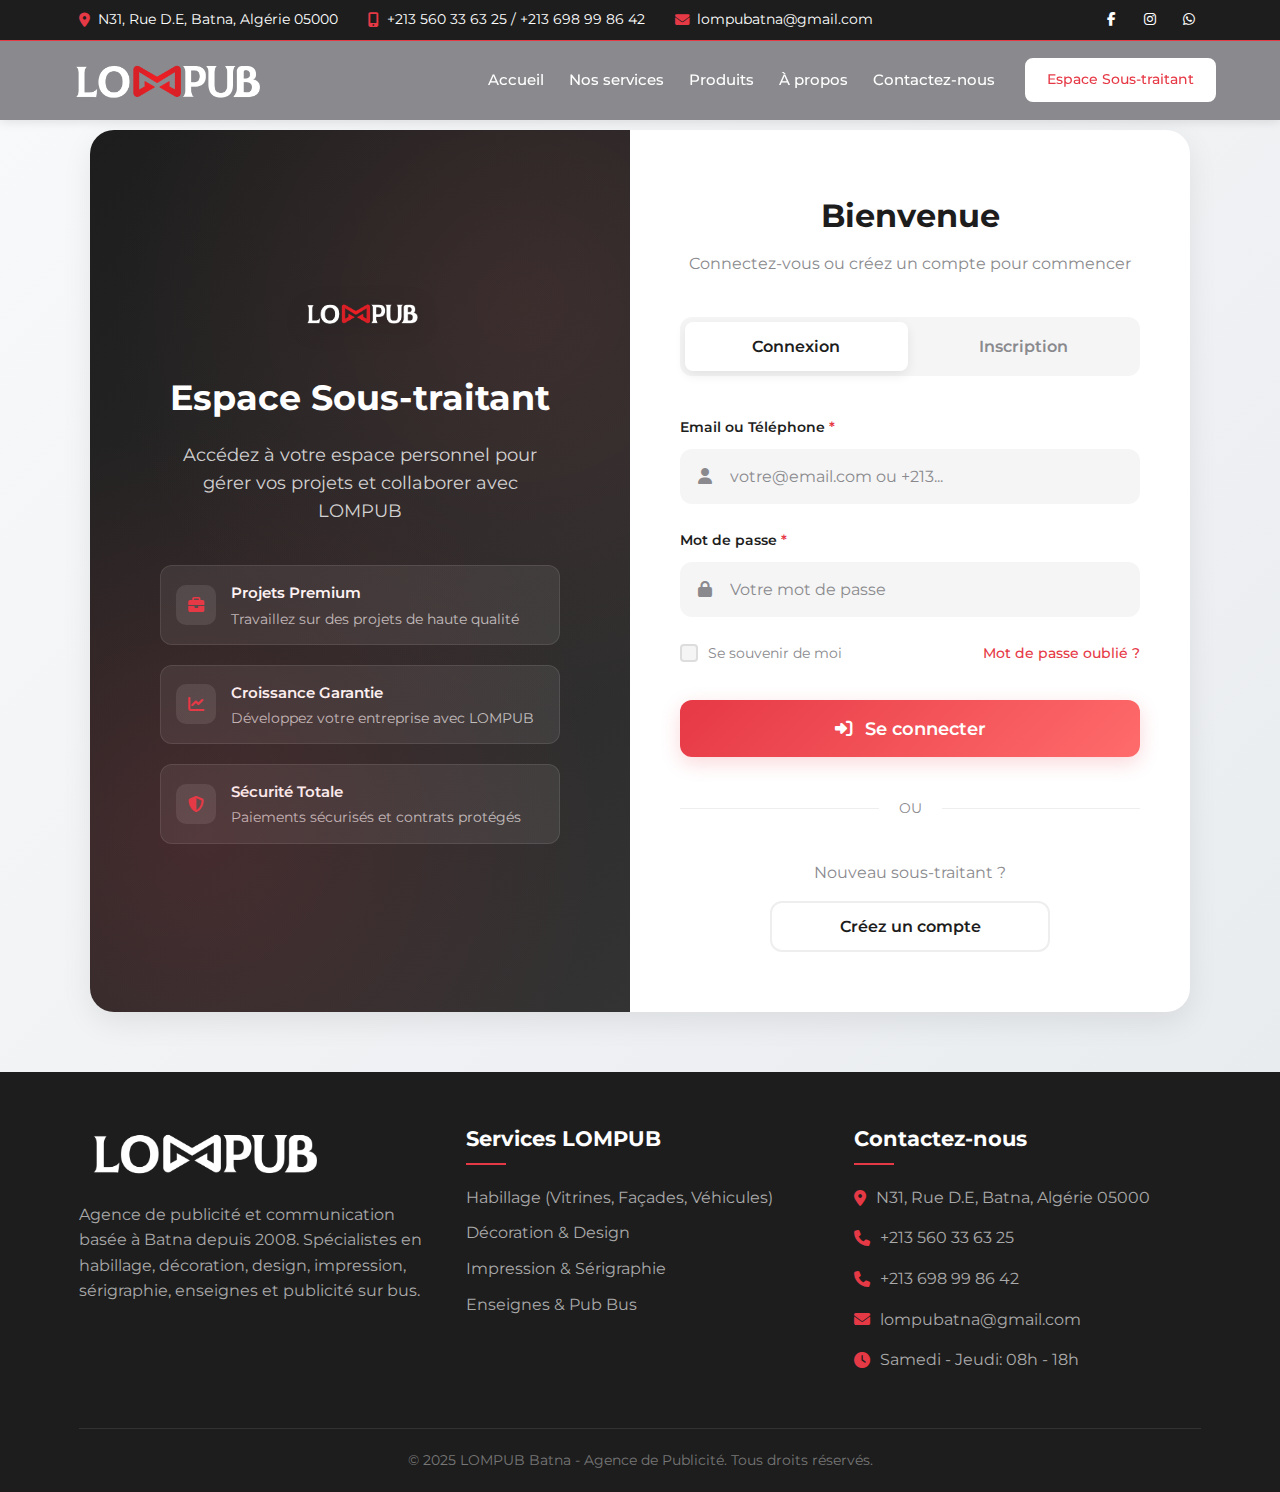
<file: login.html>
<!DOCTYPE html>
<html lang="fr">

<head>
    <meta charset="UTF-8">
    <meta name="viewport" content="width=device-width, initial-scale=1.0">
    <title>Espace Sous-traitant - LOMPUB Batna</title>
    <link rel="stylesheet" href="https://cdnjs.cloudflare.com/ajax/libs/font-awesome/6.4.0/css/all.min.css">
    <link rel="stylesheet" href="https://fonts.googleapis.com/css2?family=Montserrat:wght@400;500;600;700&display=swap">
    <link rel="stylesheet" href="style.css">
    <style>
        :root {
            --primary-red: #E63946;
            --primary-dark: #1D1D1D;
            --light-dark: #333333;
            --light-gray: #F5F5F5;
            --medium-gray: #8A8A8E;
            --primary-white: #FFFFFF;
            --gradient-red: linear-gradient(135deg, #E63946 0%, #FF6B6B 100%);
            --card-shadow: 0 10px 30px rgba(0, 0, 0, 0.08);
            --card-shadow-hover: 0 15px 40px rgba(0, 0, 0, 0.12);
        }

        body {
            background: var(--light-gray);
            color: var(--primary-dark);
            font-family: 'Montserrat', sans-serif;
            padding-top: 70px;
            min-height: 100vh;
            display: flex;
            flex-direction: column;
        }

        /* Modern Login Container */
        .modern-login-container {
            flex: 1;
            display: flex;
            align-items: center;
            justify-content: center;
            padding: 60px 20px;
            background: linear-gradient(135deg, #f8f9fa 0%, #e9ecef 100%);
        }

        .login-wrapper {
            display: flex;
            max-width: 1100px;
            width: 100%;
            background: var(--primary-white);
            border-radius: 24px;
            overflow: hidden;
            box-shadow: var(--card-shadow);
            min-height: 600px;
        }

        /* Left Panel - Visual */
        .login-visual {
            flex: 1;
            background: linear-gradient(135deg, var(--primary-dark) 0%, var(--light-dark) 100%);
            padding: 60px 40px;
            display: flex;
            flex-direction: column;
            justify-content: center;
            align-items: center;
            position: relative;
            overflow: hidden;
        }

        .login-visual::before {
            content: '';
            position: absolute;
            top: 0;
            left: 0;
            right: 0;
            bottom: 0;
            background:
                radial-gradient(circle at 20% 80%, rgba(230, 57, 70, 0.15) 0%, transparent 50%),
                radial-gradient(circle at 80% 20%, rgba(255, 107, 107, 0.1) 0%, transparent 50%);
        }

        .visual-logo {
            margin-bottom: 40px;
            text-align: center;
        }

        .visual-logo img {
            max-width: 120px;
            height: auto;
            filter: drop-shadow(0 4px 12px rgba(0, 0, 0, 0.2));
        }

        .visual-content {
            text-align: center;
            position: relative;
            z-index: 2;
        }

        .visual-title {
            font-size: 2.2rem;
            font-weight: 700;
            color: var(--primary-white);
            margin-bottom: 20px;
            line-height: 1.3;
        }

        .visual-subtitle {
            font-size: 1.1rem;
            color: rgba(255, 255, 255, 0.8);
            line-height: 1.6;
            margin-bottom: 40px;
            max-width: 400px;
        }

        .features-minimal {
            display: grid;
            grid-template-columns: 1fr;
            gap: 20px;
            width: 100%;
            max-width: 400px;
        }

        .feature-minimal {
            display: flex;
            align-items: center;
            gap: 15px;
            padding: 15px;
            background: rgba(255, 255, 255, 0.08);
            border-radius: 12px;
            border: 1px solid rgba(255, 255, 255, 0.1);
            transition: all 0.3s ease;
        }

        .feature-minimal:hover {
            background: rgba(230, 57, 70, 0.15);
            transform: translateY(-2px);
        }

        .feature-icon-minimal {
            width: 40px;
            height: 40px;
            background: rgba(255, 255, 255, 0.1);
            border-radius: 10px;
            display: flex;
            align-items: center;
            justify-content: center;
            color: var(--primary-red);
            font-size: 1rem;
            flex-shrink: 0;
        }

        .feature-text-minimal h4 {
            font-size: 0.95rem;
            font-weight: 600;
            color: var(--primary-white);
            margin-bottom: 4px;
        }

        .feature-text-minimal p {
            font-size: 0.85rem;
            color: rgba(255, 255, 255, 0.7);
            line-height: 1.4;
        }

        /* Right Panel - Login Form */
        .login-form-panel {
            flex: 1;
            padding: 60px 50px;
            display: flex;
            flex-direction: column;
            justify-content: center;
        }

        .form-header-minimal {
            margin-bottom: 40px;
            text-align: center;
        }

        .form-header-minimal h2 {
            font-size: 2rem;
            font-weight: 700;
            color: var(--primary-dark);
            margin-bottom: 10px;
        }

        .form-header-minimal p {
            color: var(--medium-gray);
            font-size: 1rem;
        }

        /* Form Tabs */
        .form-tabs-minimal {
            display: flex;
            gap: 5px;
            margin-bottom: 40px;
            background: var(--light-gray);
            padding: 5px;
            border-radius: 12px;
        }

        .form-tab {
            flex: 1;
            text-align: center;
            padding: 15px;
            font-size: 1rem;
            font-weight: 600;
            color: var(--medium-gray);
            cursor: pointer;
            transition: all 0.3s;
            border-radius: 8px;
            border: none;
            background: transparent;
            font-family: 'Montserrat', sans-serif;
        }

        .form-tab:hover {
            color: var(--primary-dark);
        }

        .form-tab.active {
            background: var(--primary-white);
            color: var(--primary-dark);
            box-shadow: 0 4px 12px rgba(0, 0, 0, 0.08);
        }

        /* Forms */
        .auth-form {
            display: none;
            animation: fadeIn 0.4s ease;
        }

        .auth-form.active {
            display: block;
        }

        @keyframes fadeIn {
            from {
                opacity: 0;
                transform: translateY(10px);
            }

            to {
                opacity: 1;
                transform: translateY(0);
            }
        }

        .form-group-minimal {
            margin-bottom: 25px;
        }

        .form-label-minimal {
            display: block;
            margin-bottom: 10px;
            font-weight: 600;
            color: var(--primary-dark);
            font-size: 0.9rem;
        }

        .form-label-minimal span {
            color: var(--primary-red);
        }

        .input-wrapper-minimal {
            position: relative;
        }

        .form-input-minimal {
            width: 100%;
            padding: 16px 20px 16px 48px;
            background: var(--light-gray);
            border: 2px solid transparent;
            border-radius: 12px;
            font-family: 'Montserrat', sans-serif;
            font-size: 1rem;
            color: var(--primary-dark);
            transition: all 0.3s;
        }

        .form-input-minimal:focus {
            outline: none;
            border-color: var(--primary-red);
            background: var(--primary-white);
            box-shadow: 0 0 0 4px rgba(230, 57, 70, 0.1);
        }

        .form-input-minimal::placeholder {
            color: var(--medium-gray);
        }

        .input-icon-minimal {
            position: absolute;
            left: 18px;
            top: 50%;
            transform: translateY(-50%);
            color: var(--medium-gray);
            font-size: 1rem;
            transition: color 0.3s;
        }

        .form-input-minimal:focus+.input-icon-minimal {
            color: var(--primary-red);
        }

        .form-options {
            display: flex;
            justify-content: space-between;
            align-items: center;
            margin: 25px 0 35px;
        }

        .remember-checkbox {
            display: flex;
            align-items: center;
            gap: 10px;
            cursor: pointer;
        }

        .remember-checkbox input[type="checkbox"] {
            width: 18px;
            height: 18px;
            appearance: none;
            background: var(--light-gray);
            border: 2px solid #ddd;
            border-radius: 4px;
            cursor: pointer;
            position: relative;
            transition: all 0.3s;
        }

        .remember-checkbox input[type="checkbox"]:checked {
            background: var(--primary-red);
            border-color: var(--primary-red);
        }

        .remember-checkbox input[type="checkbox"]:checked::after {
            content: '✓';
            position: absolute;
            top: 50%;
            left: 50%;
            transform: translate(-50%, -50%);
            color: white;
            font-weight: bold;
            font-size: 0.8rem;
        }

        .remember-checkbox span {
            font-size: 0.9rem;
            color: var(--medium-gray);
        }

        .forgot-link {
            color: var(--primary-red);
            text-decoration: none;
            font-size: 0.9rem;
            font-weight: 500;
            transition: color 0.3s;
        }

        .forgot-link:hover {
            color: #FF6B6B;
            text-decoration: underline;
        }

        .submit-btn-minimal {
            background: var(--gradient-red);
            color: var(--primary-white);
            border: none;
            padding: 18px 30px;
            border-radius: 12px;
            font-family: 'Montserrat', sans-serif;
            font-size: 1.1rem;
            font-weight: 600;
            cursor: pointer;
            transition: all 0.3s;
            width: 100%;
            display: flex;
            align-items: center;
            justify-content: center;
            gap: 12px;
            box-shadow: 0 6px 20px rgba(230, 57, 70, 0.2);
        }

        .submit-btn-minimal:hover {
            transform: translateY(-2px);
            box-shadow: 0 10px 25px rgba(230, 57, 70, 0.3);
        }

        .submit-btn-minimal:active {
            transform: translateY(0);
        }

        .divider-minimal {
            display: flex;
            align-items: center;
            margin: 40px 0;
            color: var(--medium-gray);
            font-size: 0.9rem;
        }

        .divider-minimal::before,
        .divider-minimal::after {
            content: '';
            flex: 1;
            height: 1px;
            background: #eee;
        }

        .divider-minimal span {
            padding: 0 20px;
        }

        .switch-action {
            text-align: center;
            margin-top: 30px;
        }

        .switch-action p {
            color: var(--medium-gray);
            margin-bottom: 15px;
            font-size: 1rem;
        }

        .switch-btn {
            background: transparent;
            color: var(--primary-dark);
            border: 2px solid #eee;
            padding: 14px 30px;
            border-radius: 12px;
            font-family: 'Montserrat', sans-serif;
            font-size: 1rem;
            font-weight: 600;
            cursor: pointer;
            transition: all 0.3s;
            width: 100%;
            max-width: 280px;
        }

        .switch-btn:hover {
            border-color: var(--primary-red);
            color: var(--primary-red);
            background: rgba(230, 57, 70, 0.05);
        }

        /* Terms Checkbox */
        .terms-minimal {
            display: flex;
            align-items: flex-start;
            gap: 12px;
            margin: 30px 0;
            padding: 20px;
            background: rgba(230, 57, 70, 0.03);
            border-radius: 12px;
            border: 1px solid rgba(230, 57, 70, 0.1);
        }

        .terms-minimal input[type="checkbox"] {
            margin-top: 3px;
            flex-shrink: 0;
        }

        .terms-minimal label {
            font-size: 0.85rem;
            color: var(--medium-gray);
            line-height: 1.5;
        }

        .terms-minimal a {
            color: var(--primary-red);
            text-decoration: none;
            font-weight: 500;
        }

        .terms-minimal a:hover {
            text-decoration: underline;
        }

        /* Responsive Design */
        @media (max-width: 992px) {
            .login-wrapper {
                flex-direction: column;
                max-width: 500px;
            }

            .login-visual {
                padding: 40px 30px;
            }

            .login-form-panel {
                padding: 40px 30px;
            }

            .visual-title {
                font-size: 1.8rem;
            }
        }

        @media (max-width: 576px) {
            .modern-login-container {
                padding: 30px 15px;
            }

            .login-wrapper {
                border-radius: 16px;
            }

            .login-visual,
            .login-form-panel {
                padding: 30px 20px;
            }

            .form-header-minimal h2 {
                font-size: 1.6rem;
            }

            .form-tabs-minimal {
                flex-direction: column;
            }

            .form-options {
                flex-direction: column;
                align-items: flex-start;
                gap: 15px;
            }
        }

        /* Footer adjustments */
        footer {
            margin-top: auto;
        }
    </style>
</head>

<body>
    <!-- Top Bar -->
    <div class="top-bar">
        <div class="container top-bar-content">
            <div class="contact-info-top">
                <div class="contact-item-top">
                    <i class="fas fa-map-marker-alt"></i>
                    <span>N31, Rue D.E, Batna, Algérie 05000</span>
                </div>
                <div class="contact-item-top">
                    <i class="fas fa-mobile-alt"></i>
                    <span>+213 560 33 63 25 / +213 698 99 86 42</span>
                </div>
                <div class="contact-item-top">
                    <i class="fas fa-envelope"></i>
                    <span>lompubatna@gmail.com</span>
                </div>
            </div>
            <div class="social-top">
                <a href="#https://www.facebook.com/lompub/" class="social-link-top">
                    <i class="fab fa-facebook-f"></i>
                </a>
                <a href="#" class="social-link-top">
                    <i class="fab fa-instagram"></i>
                </a>
                <a href="#" class="social-link-top">
                    <i class="fab fa-whatsapp"></i>
                </a>
            </div>
        </div>
    </div>

    <!-- Header -->
    <header class="fixed-header">
        <div class="container header-container">
            <div class="logo">
                <a href="index.html" class="logo-container">
                    <img src="assets/logo.png" alt="LOMPUB Logo" class="logo-img">
                </a>
            </div>

            <nav class="desktop-nav">
                <ul class="desktop-nav-links">
                    <li><a href="index.html">Accueil</a></li>
                    <li><a href="index.h#services">Nos services</a></li>
                    <li><a href="products.html">Produits</a></li>
                    <li><a href="index.html">À propos</a></li>
                    <li><a href="index.html">Contactez-nous</a></li>
                </ul>

                <div class="auth-buttons">
                    <a href="login.html" class="btn-login">Espace Sous-traitant</a>
                </div>
            </nav>

            <button class="mobile-menu-btn" id="mobileMenuBtn">
                <i class="fas fa-bars"></i>
            </button>
        </div>
    </header>

    <!-- Mobile Menu -->
    <div class="mobile-menu" id="mobileMenu">
        <div class="mobile-menu-header">
            <div class="mobile-logo">
                <img src="assets/logo.png" alt="LOMPUB Logo" class="mobile-logo-img">
            </div>
            <button class="mobile-menu-close" id="mobileMenuClose">
                <i class="fas fa-times"></i>
            </button>
        </div>
        <div class="mobile-contact-info">
            <div class="mobile-contact-item">
                <i class="fas fa-map-marker-alt"></i>
                <div class="mobile-contact-text">
                    <span class="mobile-contact-value">N31, Rue D.E, Batna, Algérie 05000</span>
                </div>
            </div>
            <div class="mobile-contact-item">
                <i class="fas fa-phone-alt"></i>
                <div class="mobile-contact-text">
                    <span class="mobile-contact-value">+213 560 33 63 25</span>
                </div>
            </div>
            <div class="mobile-contact-item">
                <i class="fas fa-envelope"></i>
                <div class="mobile-contact-text">
                    <span class="mobile-contact-value">lompubatna@gmail.com</span>
                </div>
            </div>
            <div class="mobile-contact-item">
                <i class="fas fa-clock"></i>
                <div class="mobile-contact-text">
                    <span class="mobile-contact-value">Samedi - Jeudi: 08h - 18h</span>
                </div>
            </div>
            <div class="mobile-menu-section">
                <a href="index.html" class="mobile-menu-link">
                    <i class="fas fa-home"></i>
                    <span>Accueil</span>
                </a>
                <a href="index.html#services" class="mobile-menu-link">
                    <i class="fas fa-concierge-bell"></i>
                    <span>Nos services</span>
                </a>
                <a href="products.html" class="mobile-menu-link">
                    <i class="fas fa-shopping-bag"></i>
                    <span>Produits</span>
                </a>
                <a href="index.html#about" class="mobile-menu-link">
                    <i class="fas fa-info-circle"></i>
                    <span>À propos</span>
                </a>
                <a href="login.html" class="mobile-menu-link">
                    <i class="fas fa-sign-in-alt"></i>
                    <span>Espace Sous-traitant</span>
                </a>
            </div>
        </div>
        <div class="mobile-copyright">
            <div class="mobile-contact-social">
                <a href="#" class="mobile-social-link">
                    <i class="fab fa-facebook-f"></i>
                </a>
                <a href="#" class="mobile-social-link">
                    <i class="fab fa-instagram"></i>
                </a>
                <a href="#" class="mobile-social-link">
                    <i class="fab fa-whatsapp"></i>
                </a>
            </div>
        </div>
    </div>

    <div class="menu-overlay" id="menuOverlay"></div>

    <!-- Modern Login Container -->
    <div class="modern-login-container">
        <div class="login-wrapper">
            <!-- Left Visual Panel -->
            <div class="login-visual">
                <div class="visual-logo">
                    <img src="assets/logo.png" alt="LOMPUB Logo">
                </div>
                <div class="visual-content">
                    <h2 class="visual-title">Espace Sous-traitant</h2>
                    <p class="visual-subtitle">
                        Accédez à votre espace personnel pour gérer vos projets et collaborer avec LOMPUB
                    </p>
                </div>

                <div class="features-minimal">
                    <div class="feature-minimal">
                        <div class="feature-icon-minimal">
                            <i class="fas fa-briefcase"></i>
                        </div>
                        <div class="feature-text-minimal">
                            <h4>Projets Premium</h4>
                            <p>Travaillez sur des projets de haute qualité</p>
                        </div>
                    </div>

                    <div class="feature-minimal">
                        <div class="feature-icon-minimal">
                            <i class="fas fa-chart-line"></i>
                        </div>
                        <div class="feature-text-minimal">
                            <h4>Croissance Garantie</h4>
                            <p>Développez votre entreprise avec LOMPUB</p>
                        </div>
                    </div>

                    <div class="feature-minimal">
                        <div class="feature-icon-minimal">
                            <i class="fas fa-shield-alt"></i>
                        </div>
                        <div class="feature-text-minimal">
                            <h4>Sécurité Totale</h4>
                            <p>Paiements sécurisés et contrats protégés</p>
                        </div>
                    </div>
                </div>
            </div>

            <!-- Right Form Panel -->
            <div class="login-form-panel">
                <div class="form-header-minimal">
                    <h2>Bienvenue</h2>
                    <p>Connectez-vous ou créez un compte pour commencer</p>
                </div>

                <div class="form-tabs-minimal">
                    <button class="form-tab active" data-tab="login">
                        Connexion
                    </button>
                    <button class="form-tab" data-tab="signup">
                        Inscription
                    </button>
                </div>

                <!-- Login Form -->
                <form class="auth-form active" id="loginForm" method="POST">
                    <input type="hidden" name="action" value="login">
                                        <div class="form-group-minimal">
                        <label class="form-label-minimal" for="loginEmail">
                            Email ou Téléphone <span>*</span>
                        </label>
                        <div class="input-wrapper-minimal">
                            <input type="text" class="form-input-minimal" id="loginEmail" name="email"
                                placeholder="votre@email.com ou +213...">
                            <i class="fas fa-user input-icon-minimal"></i>
                        </div>
                    </div>

                    <div class="form-group-minimal">
                        <label class="form-label-minimal" for="loginPassword">
                            Mot de passe <span>*</span>
                        </label>
                        <div class="input-wrapper-minimal">
                            <input type="password" class="form-input-minimal" id="loginPassword" name="password"
                                placeholder="Votre mot de passe">
                            <i class="fas fa-lock input-icon-minimal"></i>
                        </div>
                    </div>

                    <div class="form-options">
                        <label class="remember-checkbox">
                            <input type="checkbox" id="rememberMe">
                            <span>Se souvenir de moi</span>
                        </label>
                        <a href="#profile.html" class="forgot-link" id="forgotPassword">
                            Mot de passe oublié ?
                        </a>
                    </div>

                    <button type="submit" class="submit-btn-minimal">
                        <i class="fas fa-sign-in-alt"></i>
                        <span>Se connecter</span>
                    </button>

                    <div class="divider-minimal">
                        <span>OU</span>
                    </div>

                    <div class="switch-action">
                        <p>Nouveau sous-traitant ?</p>
                        <button href="profile.html" type="button" class="switch-btn" id="switchToSignup">
                            Créez un compte
                        </button>
                    </div>
                </form>

                <!-- Signup Form -->
                <form class="auth-form" id="signupForm" method="POST">
                    <input type="hidden" name="action" value="signup">
                    
                    
                    <div class="form-group-minimal">
                        <label class="form-label-minimal" for="signupFullName">
                            Nom Complet <span>*</span>
                        </label>
                        <div class="input-wrapper-minimal">
                            <input type="text" class="form-input-minimal" id="signupFullName" name="full_name"
                                placeholder="Votre nom et prénom" required>
                            <i class="fas fa-user input-icon-minimal"></i>
                        </div>
                    </div>

                    <div class="form-group-minimal">
                        <label class="form-label-minimal" for="signupEmail">
                            Email Professionnel <span>*</span>
                        </label>
                        <div class="input-wrapper-minimal">
                            <input type="email" class="form-input-minimal" id="signupEmail" name="email"
                                placeholder="votre@entreprise.com" required>
                            <i class="fas fa-envelope input-icon-minimal"></i>
                        </div>
                    </div>

                    <div class="form-group-minimal">
                        <label class="form-label-minimal" for="signupPhone">
                            Téléphone <span>*</span>
                        </label>
                        <div class="input-wrapper-minimal">
                            <input type="tel" class="form-input-minimal" id="signupPhone" name="phone"
                                placeholder="+213 560 00 00 00" required>
                            <i class="fas fa-phone input-icon-minimal"></i>
                        </div>
                    </div>

                    <div class="form-group-minimal">
                        <label class="form-label-minimal" for="signupPassword">
                            Mot de passe <span>*</span>
                        </label>
                        <div class="input-wrapper-minimal">
                            <input type="password" class="form-input-minimal" id="signupPassword" name="password"
                                placeholder="Créez un mot de passe sécurisé" required>
                            <i class="fas fa-lock input-icon-minimal"></i>
                        </div>
                    </div>

                    <div class="form-group-minimal">
                        <label class="form-label-minimal" for="signupCompany">
                            Nom de la Société <span>*</span>
                        </label>
                        <div class="input-wrapper-minimal">
                            <input type="text" class="form-input-minimal" id="signupCompany" name="company"
                                placeholder="Nom de votre entreprise" required>
                            <i class="fas fa-building input-icon-minimal"></i>
                        </div>
                    </div>

                    <div class="form-group-minimal">
                        <label class="form-label-minimal" for="signupAddress">
                            Adresse <span>*</span>
                        </label>
                        <div class="input-wrapper-minimal">
                            <input type="text" class="form-input-minimal" id="signupAddress" name="address"
                                placeholder="Adresse complète de votre entreprise" required>
                            <i class="fas fa-map-marker-alt input-icon-minimal"></i>
                        </div>
                    </div>

                    <div class="terms-minimal">
                        <input type="checkbox" id="acceptTerms" required>
                        <label for="acceptTerms">
                            J'accepte les <a href="#">conditions générales</a> et la
                            <a href="#">politique de confidentialité</a> de LOMPUB.
                        </label>
                    </div>

                    <button type="submit" class="submit-btn-minimal">
                        <i class="fas fa-user-plus"></i>
                        <span>Créer mon compte</span>
                    </button>

                    <div class="divider-minimal">
                        <span>OU</span>
                    </div>

                    <div class="switch-action">
                        <p>Déjà un compte ?</p>
                        <button type="button" class="switch-btn" id="switchToLogin">
                            Connectez-vous
                        </button>
                    </div>
                </form>
            </div>
        </div>
    </div>

    <!-- Footer -->
    <footer>
        <div class="container">
            <div class="footer-container">
                <div class="footer-about">
                    <div class="footer-logo">
                        <img src="assets/logo.png" alt="LOMPUB Logo" class="footer-logo-img">
                    </div>
                    <p>Agence de publicité et communication basée à Batna depuis 2008. Spécialistes en habillage,
                        décoration, design, impression, sérigraphie, enseignes et publicité sur bus.</p>
                </div>

                <div class="footer-links">
                    <h3>Services LOMPUB</h3>
                    <ul>
                        <li><a href="index.html">Habillage (Vitrines, Façades, Véhicules)</a></li>
                        <li><a href="index.html#services">Décoration & Design</a></li>
                        <li><a href="index.html#services">Impression & Sérigraphie</a></li>
                        <li><a href="index.html#services">Enseignes & Pub Bus</a></li>
                    </ul>
                </div>

                <div class="footer-contact">
                    <h3>Contactez-nous</h3>
                    <p><i class="fas fa-map-marker-alt"></i> N31, Rue D.E, Batna, Algérie 05000</p>
                    <p><i class="fas fa-phone"></i> +213 560 33 63 25</p>
                    <p><i class="fas fa-phone"></i> +213 698 99 86 42</p>
                    <p><i class="fas fa-envelope"></i> lompubatna@gmail.com</p>
                    <p><i class="fas fa-clock"></i> Samedi - Jeudi: 08h - 18h</p>
                </div>
            </div>

            <div class="copyright">
                <p>&copy; 2025 LOMPUB Batna - Agence de Publicité. Tous droits réservés.</p>
            </div>
        </div>
    </footer>

    <script>
        // Mobile Menu Functionality
        const mobileMenuBtn = document.getElementById('mobileMenuBtn');
        const mobileMenu = document.getElementById('mobileMenu');
        const menuOverlay = document.getElementById('menuOverlay');

        mobileMenuBtn.addEventListener('click', () => {
            mobileMenu.classList.toggle('active');
            menuOverlay.classList.toggle('active');
            document.body.style.overflow = mobileMenu.classList.contains('active') ? 'hidden' : 'auto';
        });

        menuOverlay.addEventListener('click', () => {
            mobileMenu.classList.remove('active');
            menuOverlay.classList.remove('active');
            document.body.style.overflow = 'auto';
        });

        const mobileMenuLinks = document.querySelectorAll('.mobile-menu-link');
        mobileMenuLinks.forEach(link => {
            link.addEventListener('click', () => {
                mobileMenu.classList.remove('active');
                menuOverlay.classList.remove('active');
                document.body.style.overflow = 'auto';
            });
        });

        // Auth Tabs Functionality
        document.addEventListener('DOMContentLoaded', function () {
            const authTabs = document.querySelectorAll('.form-tab');
            const loginForm = document.getElementById('loginForm');
            const signupForm = document.getElementById('signupForm');
            const switchToSignupBtn = document.getElementById('switchToSignup');
            const switchToLoginBtn = document.getElementById('switchToLogin');

            // Switch to Login
            function showLoginForm() {
                authTabs.forEach(tab => {
                    if (tab.dataset.tab === 'login') {
                        tab.classList.add('active');
                    } else {
                        tab.classList.remove('active');
                    }
                });

                loginForm.classList.add('active');
                signupForm.classList.remove('active');
            }

            // Switch to Signup
            function showSignupForm() {
                authTabs.forEach(tab => {
                    if (tab.dataset.tab === 'signup') {
                        tab.classList.add('active');
                    } else {
                        tab.classList.remove('active');
                    }
                });

                signupForm.classList.add('active');
                loginForm.classList.remove('active');
            }

            // Tab click events
            authTabs.forEach(tab => {
                tab.addEventListener('click', function () {
                    if (this.dataset.tab === 'login') {
                        showLoginForm();
                    } else {
                        showSignupForm();
                    }
                });
            });

            // Switch button events
            switchToSignupBtn.addEventListener('click', showSignupForm);
            switchToLoginBtn.addEventListener('click', showLoginForm);

            // Form submission
            const loginFormSubmit = document.getElementById('loginForm');
            const signupFormSubmit = document.getElementById('signupForm');

            loginFormSubmit.addEventListener('submit', function (e) {
                e.preventDefault();

                const emailInput = document.getElementById('loginEmail');
                const passwordInput = document.getElementById('loginPassword');

                // Basic validation
                if (!emailInput.value.trim()) {
                    showNotification('Veuillez entrer votre email ou téléphone', 'error');
                    return;
                }

                if (!passwordInput.value) {
                    showNotification('Veuillez entrer votre mot de passe', 'error');
                    return;
                }

                const submitBtn = this.querySelector('.submit-btn-minimal');
                const originalText = submitBtn.innerHTML;

                submitBtn.innerHTML = '<i class="fas fa-spinner fa-spin"></i> Connexion...';
                submitBtn.disabled = true;

                // Simulate API call
                setTimeout(() => {
                    showNotification('Connexion réussie ! Redirection...', 'success');

                    submitBtn.innerHTML = originalText;
                    submitBtn.disabled = false;

                    // Simulate redirection
                    setTimeout(() => {
                        window.location.href = 'profile.html';
                    }, 1500);
                }, 1500);
            });

            signupFormSubmit.addEventListener('submit', function (e) {
                e.preventDefault();

                const fullName = document.getElementById('signupFullName').value;
                const email = document.getElementById('signupEmail').value;
                const phone = document.getElementById('signupPhone').value;
                const password = document.getElementById('signupPassword').value;
                const company = document.getElementById('signupCompany').value;
                const address = document.getElementById('signupAddress').value;
                const subcontractorType = document.getElementById('signupSubcontractorType').value;
                const acceptTerms = document.getElementById('acceptTerms').checked;

                // Validation
                if (!fullName || !email || !phone || !password || !company || !address || !subcontractorType) {
                    showNotification('Veuillez remplir tous les champs obligatoires.', 'error');
                    return;
                }

                if (!acceptTerms) {
                    showNotification('Veuillez accepter les conditions générales.', 'error');
                    return;
                }

                if (password.length < 6) {
                    showNotification('Le mot de passe doit contenir au moins 6 caractères.', 'error');
                    return;
                }

                // Email validation
                const emailRegex = /^[^\s@]+@[^\s@]+\.[^\s@]+$/;
                if (!emailRegex.test(email)) {
                    showNotification('Veuillez entrer une adresse email valide.', 'error');
                    return;
                }

                // Show loading state
                const submitBtn = this.querySelector('.submit-btn-minimal');
                const originalText = submitBtn.innerHTML;

                submitBtn.innerHTML = '<i class="fas fa-spinner fa-spin"></i> Création du compte...';
                submitBtn.disabled = true;

                // Submit the form to PHP
                this.submit();
            });

            // Forgot password
            const forgotPasswordLink = document.getElementById('forgotPassword');
            forgotPasswordLink.addEventListener('click', function (e) {
                e.preventDefault();

                const email = prompt('Veuillez entrer votre email pour réinitialiser votre mot de passe :');
                if (email) {
                    showNotification(`Un email de réinitialisation a été envoyé à ${email}.\nVeuillez vérifier votre boîte de réception.`, 'info');
                }
            });

            // Phone number formatting
            const phoneInput = document.getElementById('signupPhone');
            if (phoneInput) {
                phoneInput.addEventListener('input', function (e) {
                    let value = e.target.value.replace(/\D/g, '');

                    if (value.startsWith('0')) {
                        value = '+213' + value.substring(1);
                    } else if (value.startsWith('213')) {
                        value = '+' + value;
                    } else if (value.length > 0 && !value.startsWith('+')) {
                        value = '+213' + value;
                    }

                    e.target.value = value;
                });
            }

            // Notification system
            function showNotification(message, type) {
                // Remove existing notification
                const existingNotification = document.querySelector('.notification');
                if (existingNotification) {
                    existingNotification.remove();
                }

                // Create notification
                const notification = document.createElement('div');
                notification.className = `notification ${type}`;

                const icon = type === 'success' ? '✓' : type === 'error' ? '✗' : 'ℹ';
                notification.innerHTML = `
                    <div class="notification-content">
                        <span class="notification-icon">${icon}</span>
                        <span class="notification-message">${message}</span>
                    </div>
                `;

                // Add styles
                notification.style.cssText = `
                    position: fixed;
                    top: 100px;
                    right: 20px;
                    background: ${type === 'success' ? '#4CAF50' :
                        type === 'error' ? '#f44336' :
                            '#2196F3'};
                    color: white;
                    padding: 16px 24px;
                    border-radius: 12px;
                    z-index: 9999;
                    box-shadow: 0 10px 25px rgba(0, 0, 0, 0.2);
                    animation: slideIn 0.3s ease;
                    max-width: 400px;
                    font-weight: 500;
                `;

                document.body.appendChild(notification);

                // Auto remove after 4 seconds
                setTimeout(() => {
                    notification.style.animation = 'slideOut 0.3s ease';
                    setTimeout(() => notification.remove(), 300);
                }, 4000);
            }

            // Add keyframes for notification animation
            const style = document.createElement('style');
            style.textContent = `
                @keyframes slideIn {
                    from {
                        transform: translateX(100%);
                        opacity: 0;
                    }
                    to {
                        transform: translateX(0);
                        opacity: 1;
                    }
                }
                
                @keyframes slideOut {
                    from {
                        transform: translateX(0);
                        opacity: 1;
                    }
                    to {
                        transform: translateX(100%);
                        opacity: 0;
                    }
                }
            `;
            document.head.appendChild(style);
        });
    </script>
</body>

</html>
</file>
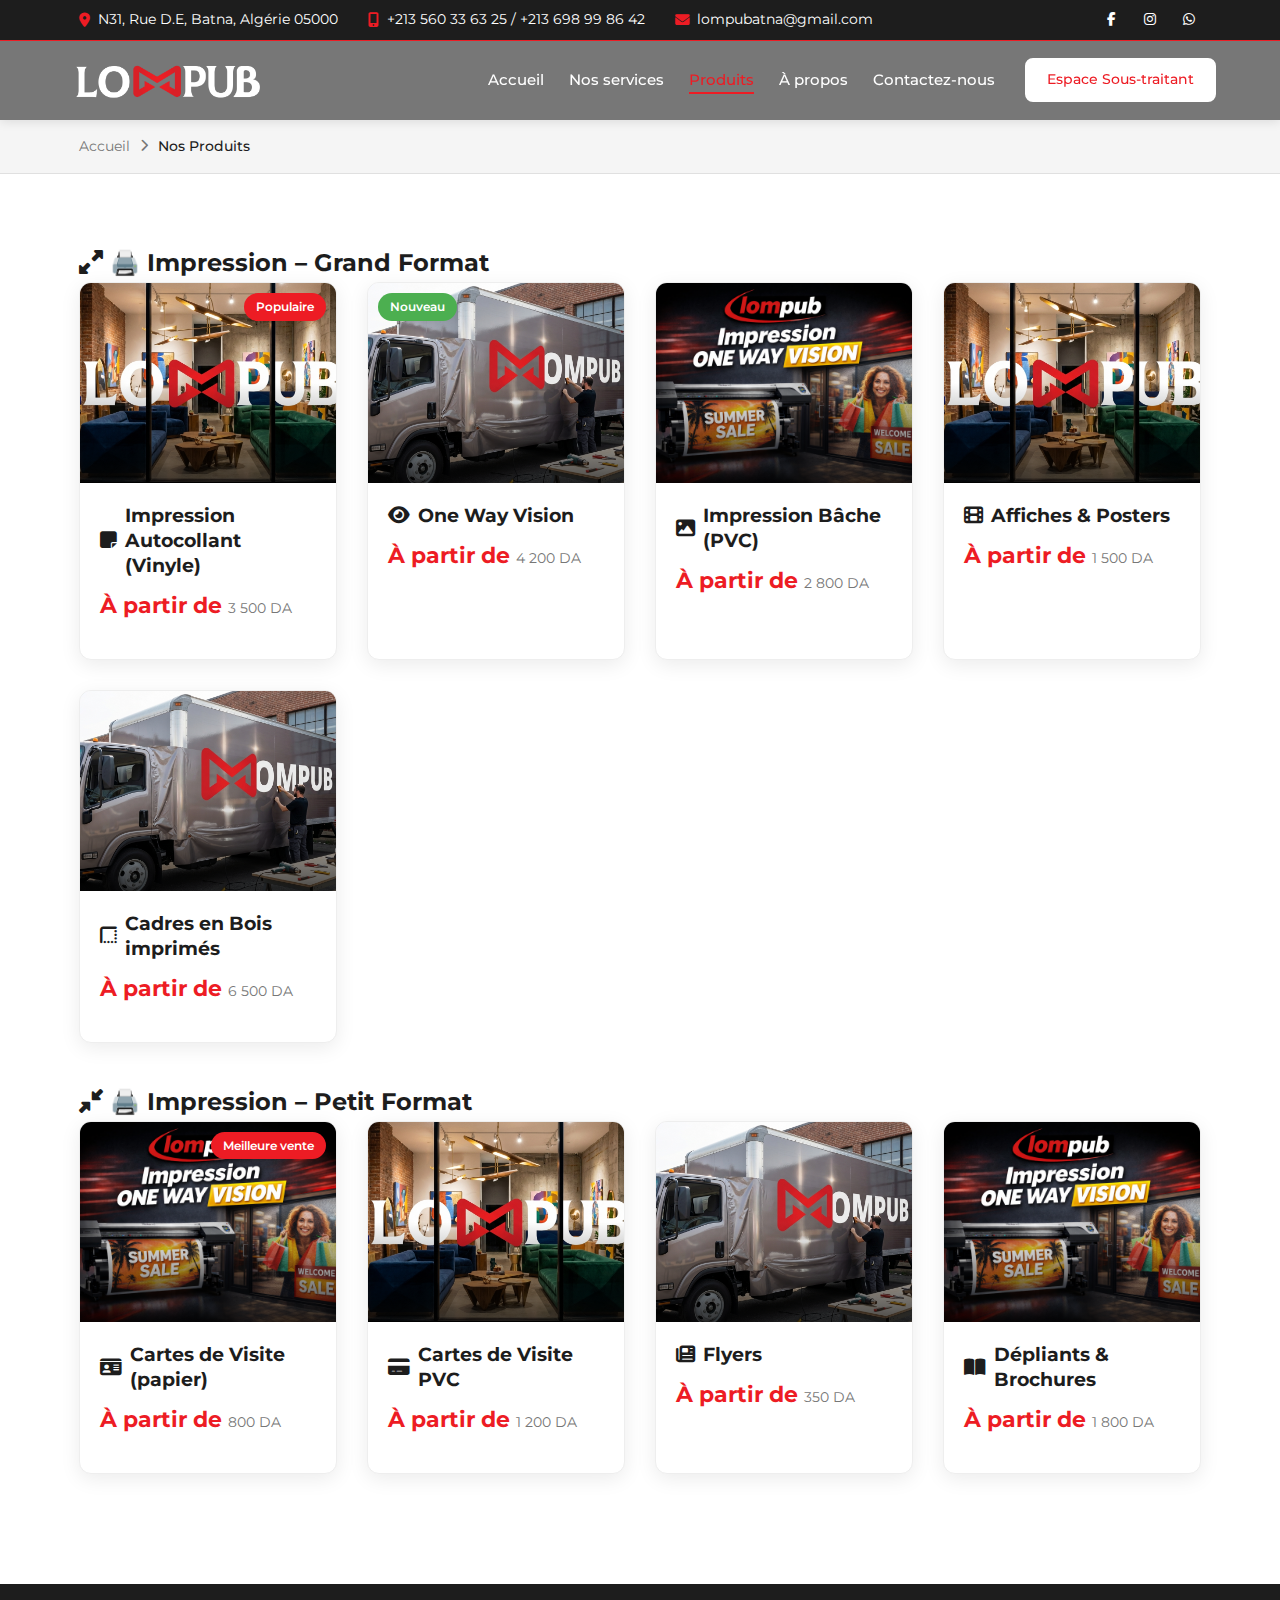
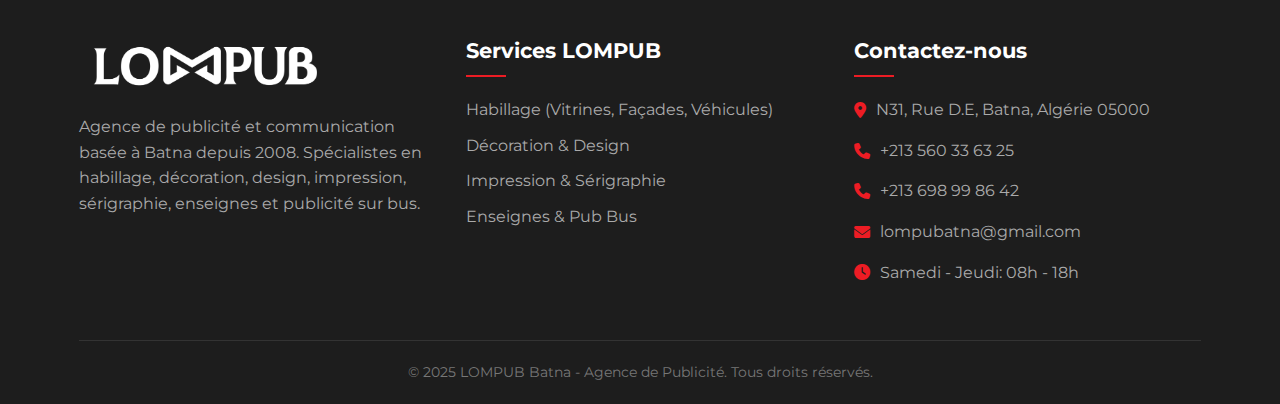
<file: products.html>
<!DOCTYPE html>
<html lang="fr">
<head>
    <meta charset="UTF-8">
    <meta name="viewport" content="width=device-width, initial-scale=1.0">
    <title>Nos Produits - LOMPUB Batna</title>
    <link rel="stylesheet" href="https://cdnjs.cloudflare.com/ajax/libs/font-awesome/6.4.0/css/all.min.css">
    <link rel="stylesheet" href="https://fonts.googleapis.com/css2?family=Montserrat:wght@400;500;600;700&display=swap">
    <link rel="stylesheet" href="style.css">
</head>
<body>
    <!-- Top Bar (Same as index.html) -->
    <div class="top-bar">
        <div class="container top-bar-content">
            <div class="contact-info-top">
                <div class="contact-item-top">
                    <i class="fas fa-map-marker-alt"></i>
                    <span>N31, Rue D.E, Batna, Algérie 05000</span>
                </div>
                <div class="contact-item-top">
                    <i class="fas fa-mobile-alt"></i>
                    <span>+213 560 33 63 25 / +213 698 99 86 42</span>
                </div>
                <div class="contact-item-top">
                    <i class="fas fa-envelope"></i>
                    <span>lompubatna@gmail.com</span>
                </div>
            </div>
            <div class="social-top">
                <a href="#" class="social-link-top">
                    <i class="fab fa-facebook-f"></i>
                </a>
                <a href="#" class="social-link-top">
                    <i class="fab fa-instagram"></i>
                </a>
                <a href="#" class="social-link-top">
                    <i class="fab fa-whatsapp"></i>
                </a>
            </div>
        </div>
    </div>

    <!-- Header (Fixed with consistent auth button) -->
    <header class="fixed-header">
        <div class="container header-container">
            <div class="logo">
                <a href="index.html" class="logo-container">
                    <img src="assets/logo.png" alt="LOMPUB Logo" class="logo-img">
                </a>
            </div>

            <nav class="desktop-nav">
                <ul class="desktop-nav-links">
                    <li><a href="index.html">Accueil</a></li>
                    <li><a href="index.html#services">Nos services</a></li>
                    <li><a href="products.html" class="active">Produits</a></li>
                    <li><a href="index.html#about">À propos</a></li>
                    <li><a href="index.html#contact">Contactez-nous</a></li>
                </ul>

                <div class="auth-buttons">
                    <a href="login.html" class="btn-login">Espace Sous-traitant</a>
                </div>
            </nav>

            <button class="mobile-menu-btn" id="mobileMenuBtn">
                <i class="fas fa-bars"></i>
            </button>
        </div>
    </header>

    <!-- Mobile Menu (Same as index.html) -->
    <div class="mobile-menu" id="mobileMenu">
        <div class="mobile-menu-header">
            <div class="mobile-logo">
                <img src="assets/logo.png" alt="LOMPUB Logo" class="mobile-logo-img">
            </div>
            <button class="mobile-menu-close" id="mobileMenuClose">
                <i class="fas fa-times"></i>
            </button>
        </div>
        <div class="mobile-contact-info">
            <div class="mobile-contact-item">
                <i class="fas fa-map-marker-alt"></i>
                <div class="mobile-contact-text">
                    <span class="mobile-contact-value">N31, Rue D.E, Batna, Algérie 05000</span>
                </div>
            </div>
            <div class="mobile-contact-item">
                <i class="fas fa-phone-alt"></i>
                <div class="mobile-contact-text">
                    <span class="mobile-contact-value">+213 560 33 63 25</span>
                </div>
            </div>
            <div class="mobile-contact-item">
                <i class="fas fa-envelope"></i>
                <div class="mobile-contact-text">
                    <span class="mobile-contact-value">lompubatna@gmail.com</span>
                </div>
            </div>
            <div class="mobile-contact-item">
                <i class="fas fa-clock"></i>
                <div class="mobile-contact-text">
                    <span class="mobile-contact-value">Samedi - Jeudi: 08h - 18h</span>
                </div>
            </div>
            <div class="mobile-menu-section">
                <a href="index.html" class="mobile-menu-link">
                    <i class="fas fa-home"></i>
                    <span>Accueil</span>
                </a>
                <a href="index.html#services" class="mobile-menu-link">
                    <i class="fas fa-concierge-bell"></i>
                    <span>Nos services</span>
                </a>
                <a href="products.html" class="mobile-menu-link">
                    <i class="fas fa-shopping-bag"></i>
                    <span>Produits</span>
                </a>
                <a href="index.html#about" class="mobile-menu-link">
                    <i class="fas fa-info-circle"></i>
                    <span>À propos</span>
                </a>
                <a href="login.html" class="mobile-menu-link">
                    <i class="fas fa-sign-in-alt"></i>
                    <span>Espace Sous-traitant</span>
                </a>
            </div>
        </div>
        <div class="mobile-copyright">
            <div class="mobile-contact-social">
                <a href="#" class="mobile-social-link">
                    <i class="fab fa-facebook-f"></i>
                </a>
                <a href="#" class="mobile-social-link">
                    <i class="fab fa-instagram"></i>
                </a>
                <a href="#" class="mobile-social-link">
                    <i class="fab fa-whatsapp"></i>
                </a>
            </div>
        </div>
    </div>

    <div class="menu-overlay" id="menuOverlay"></div>

    <!-- Breadcrumb -->
    <div class="breadcrumb">
        <div class="container breadcrumb-content">
            <a href="index.html">Accueil</a>
            <i class="fas fa-chevron-right"></i>
            <span>Nos Produits</span>
        </div>
    </div>

    <!-- Main Products Categories -->
    <section class="products-categories">
        <div class="container">
            <!-- Grand Format Section -->
            <div class="category-section" id="grand-format">
                <div class="category-header">
                    <h2 class="category-title">
                        <i class="fas fa-expand-alt"></i> 🖨️ Impression – Grand Format
                    </h2>
                </div>

                <div class="products-grid-category">
                    <!-- Product Card 1 -->
                    <div class="category-card" data-format="grand" data-paper="pvc">
                        <div class="category-card-img">
                            <div class="category-card-overlay"></div>
                            <img src="assets/Design.png" alt="Impression Autocollant Vinyle">
                            <div class="popular-tag">Populaire</div>
                        </div>
                        <div class="category-card-content">
                            <h3 class="category-card-title">
                                <i class="fas fa-sticky-note"></i> Impression Autocollant (Vinyle)
                            </h3>
                            
                            <div class="category-card-price" href="product-details.html">
                                À partir de <span>3 500 DA</span>
                            </div>
                        </div>
                    </div>

                    <!-- Product Card 2 -->
                    <div class="category-card" data-format="grand" data-paper="pvc">
                        <div class="category-card-img">
                            <div class="category-card-overlay"></div>
                            <img src="assets/HABILLAGE.png" alt="One Way Vision">
                            <div class="new-tag">Nouveau</div>
                        </div>
                        <div class="category-card-content">
                            <h3 class="category-card-title">
                                <i class="fas fa-eye"></i> One Way Vision
                            </h3>
                            
                            <div class="category-card-price" href="product-details.html">
                                À partir de <span>4 200 DA</span>
                            </div>
                        </div>
                    </div>

                    <!-- Product Card 3 -->
                    <div class="category-card" data-format="grand">
                        <div class="category-card-img">
                            <div class="category-card-overlay"></div>
                            <img src="assets/img1.png" alt="Impression Bâche PVC">
                        </div>
                        <div class="category-card-content">
                            <h3 class="category-card-title">
                                <i class="fas fa-image"></i> Impression Bâche (PVC)
                            </h3>

                            <div class="category-card-price" href="product-details.html">
                                À partir de <span>2 800 DA</span>
                            </div>
                            
                        </div>
                    </div>

                    <!-- Product Card 4 -->
                    <div class="category-card" data-format="grand">
                        <div class="category-card-img">
                            <div class="category-card-overlay"></div>
                            <img src="assets/Design.png" alt="Affiches & Posters">
                        </div>
                        <div class="category-card-content">
                            <h3 class="category-card-title">
                                <i class="fas fa-film"></i> Affiches & Posters
                            </h3>

                            <div class="category-card-price" href="product-details.html">
                                À partir de <span>1 500 DA</span>
                            </div>
                            
                        </div>
                    </div>

                    <!-- Product Card 5 -->
                    <div class="category-card" data-format="grand">
                        <div class="category-card-img">
                            <div class="category-card-overlay"></div>
                            <img src="assets/HABILLAGE.png" alt="Cadres en Bois imprimés">
                        </div>
                        <div class="category-card-content">
                            <h3 class="category-card-title">
                                <i class="fas fa-border-style"></i> Cadres en Bois imprimés
                            </h3>
                            
                            <div class="category-card-price" href="product-details.html">
                                À partir de <span>6 500 DA</span>
                            </div>
                            
                        </div>
                    </div>
                </div>
            </div>

            <!-- Petit Format Section -->
            <div class="category-section" id="petit-format">
                <div class="category-header">
                    <h2 class="category-title">
                        <i class="fas fa-compress-alt"></i> 🖨️ Impression – Petit Format
                    </h2>
                </div>

                <div class="products-grid-category">
                    <!-- Product Card 6 -->
                    <div class="category-card" data-format="petit" data-paper="couché">
                        <div class="category-card-img">
                            <div class="category-card-overlay"></div>
                            <img src="assets/img1.png" alt="Cartes de Visite">
                            <div class="popular-tag">Meilleure vente</div>
                        </div>
                        <div class="category-card-content">
                            <h3 class="category-card-title">
                                <i class="fas fa-id-card"></i> Cartes de Visite (papier)
                            </h3>
                            
                            <div class="category-card-price" href="product-details.html">
                                À partir de <span>800 DA</span>
                            </div>
                            
                        </div>
                    </div>

                    <!-- Product Card 7 -->
                    <div class="category-card" data-format="petit" data-paper="pvc">
                        <div class="category-card-img">
                            <div class="category-card-overlay"></div>
                            <img src="assets/Design.png" alt="Cartes de Visite PVC">
                        </div>
                        <div class="category-card-content">
                            <h3 class="category-card-title">
                                <i class="fas fa-credit-card"></i> Cartes de Visite PVC
                            </h3>
                            
                            <div class="category-card-price" href="product-details.html">
                                À partir de <span>1 200 DA</span>
                            </div>
                            
                        </div>
                    </div>

                    <!-- Product Card 8 -->
                    <div class="category-card" data-format="petit" data-paper="couché">
                        <div class="category-card-img">
                            <div class="category-card-overlay"></div>
                            <img src="assets/HABILLAGE.png" alt="Flyers">
                        </div>
                        <div class="category-card-content">
                            <h3 class="category-card-title">
                                <i class="fas fa-newspaper"></i> Flyers
                            </h3>
                            
                            <div class="category-card-price" href="product-details.html">
                                À partir de <span>350 DA</span>
                            </div>
                        </div>
                    </div>

                    <!-- Product Card 9 -->
                    <div class="category-card" data-format="petit" data-paper="couché">
                        <div class="category-card-img">
                            <div class="category-card-overlay"></div>
                            <img src="assets/img1.png" alt="Dépliants & Brochures">
                        </div>
                        <div class="category-card-content">
                            <h3 class="category-card-title">
                                <i class="fas fa-book-open"></i> Dépliants & Brochures
                            </h3>
                            
                            <div class="category-card-price" href="product-details.html">
                                À partir de <span>1 800 DA</span>
                            </div>
                        </div>
                    </div>
                </div>
            </div>
        </div>
    </section>

    <!-- Footer (Same as index.html) -->
    <footer>
        <div class="container">
            <div class="footer-container">
                <div class="footer-about">
                    <div class="footer-logo">
                        <img src="assets/logo.png" alt="LOMPUB Logo" class="footer-logo-img">
                    </div>
                    <p>Agence de publicité et communication basée à Batna depuis 2008. Spécialistes en habillage, décoration, design, impression, sérigraphie, enseignes et publicité sur bus.</p>
                </div>
                
                <div class="footer-links">
                    <h3>Services LOMPUB</h3>
                    <ul>
                        <li><a href="index.html#services">Habillage (Vitrines, Façades, Véhicules)</a></li>
                        <li><a href="index.html#services">Décoration & Design</a></li>
                        <li><a href="index.html#services">Impression & Sérigraphie</a></li>
                        <li><a href="index.html#services">Enseignes & Pub Bus</a></li>
                    </ul>
                </div>
                
                <div class="footer-contact">
                    <h3>Contactez-nous</h3>
                    <p><i class="fas fa-map-marker-alt"></i> N31, Rue D.E, Batna, Algérie 05000</p>
                    <p><i class="fas fa-phone"></i> +213 560 33 63 25</p>
                    <p><i class="fas fa-phone"></i> +213 698 99 86 42</p>
                    <p><i class="fas fa-envelope"></i> lompubatna@gmail.com</p>
                    <p><i class="fas fa-clock"></i> Samedi - Jeudi: 08h - 18h</p>
                </div>
            </div>
            
            <div class="copyright">
                <p>&copy; 2025 LOMPUB Batna - Agence de Publicité. Tous droits réservés.</p>
            </div>
        </div>
    </footer>

    <script>
        // Mobile Menu Functionality
        const mobileMenuBtn = document.getElementById('mobileMenuBtn');
        const mobileMenu = document.getElementById('mobileMenu');
        const menuOverlay = document.getElementById('menuOverlay');
        
        mobileMenuBtn.addEventListener('click', () => {
            mobileMenu.classList.toggle('active');
            menuOverlay.classList.toggle('active');
            document.body.style.overflow = mobileMenu.classList.contains('active') ? 'hidden' : 'auto';
        });
        
        menuOverlay.addEventListener('click', () => {
            mobileMenu.classList.remove('active');
            menuOverlay.classList.remove('active');
            document.body.style.overflow = 'auto';
        });
        
        const mobileMenuLinks = document.querySelectorAll('.mobile-menu-link');
        mobileMenuLinks.forEach(link => {
            link.addEventListener('click', () => {
                mobileMenu.classList.remove('active');
                menuOverlay.classList.remove('active');
                document.body.style.overflow = 'auto';
            });
        });

        // Quick order function
        window.quickOrder = function(productName) {
            alert(`Commande rapide: ${productName}\n\nVotre produit a été ajouté au panier!\n\nVous pouvez continuer vos achats ou finaliser votre commande.`);
            
            // Update cart counter (if exists)
            const cartCounter = document.querySelector('.cart-counter');
            if (cartCounter) {
                let count = parseInt(cartCounter.textContent) || 0;
                cartCounter.textContent = count + 1;
                cartCounter.style.display = 'flex';
            }
        };
        
        // Smooth scrolling for anchor links
        document.querySelectorAll('a[href^="#"]').forEach(anchor => {
            anchor.addEventListener('click', function(e) {
                const targetId = this.getAttribute('href');
                if (targetId === '#') return;
                
                const targetElement = document.querySelector(targetId);
                if (targetElement) {
                    e.preventDefault();
                    window.scrollTo({
                        top: targetElement.offsetTop - 150,
                        behavior: 'smooth'
                    });
                }
            });
        });
    </script>
</body>
</html>
</file>
<file: style.css>
:root {
    --primary-red: #ED1C24;
    --primary-black: #1D1D1D;
    --primary-white: #FFFFFF;
    --light-gray: #F5F5F5;
    --dark-gray: #333333;
    --medium-gray: #777777;
    --modern-red: #FF3B30;
    --modern-dark: #0F0F14;
    --modern-darker: #0A0A0F;
    --modern-light: #1C1C24;
    --modern-lighter: #2D2D3A;
    --modern-white: #F0F0F5;
    --modern-gray: #8A8A9E;
    --modern-accent: #FF3B30;
    --modern-gradient: linear-gradient(135deg, #FF3B30 0%, #FF6B6B 100%);
    --modern-glass: rgba(28, 28, 36, 0.7);
    --modern-shadow: 0 10px 40px rgba(0, 0, 0, 0.3);
    --modern-glow: 0 0 20px rgba(255, 59, 48, 0.3);
}

* {
    margin: 0;
    padding: 0;
    box-sizing: border-box;
}

html {
    scroll-behavior: smooth;
}

body {
    font-family: 'Montserrat', sans-serif;
    color: var(--primary-black);
    line-height: 1.6;
    background-color: var(--primary-white);
    padding-top: 120px;
}

.container {
    width: 90%;
    max-width: 1200px;
    margin: 0 auto;
    padding: 0 15px;
}

.top-bar {
    background-color: var(--primary-black);
    color: var(--primary-white);
    padding: 8px 0;
    font-size: 0.85rem;
    position: fixed;
    top: 0;
    left: 0;
    width: 100%;
    z-index: 1003;
    border-bottom: 1px solid var(--primary-red);
}

.top-bar-content {
    display: flex;
    justify-content: space-between;
    align-items: center;
}

.contact-info-top {
    display: flex;
    gap: 30px;
    flex-wrap: wrap;
}

.contact-item-top {
    display: flex;
    align-items: center;
    gap: 8px;
}

.contact-item-top i {
    color: var(--primary-red);
    font-size: 0.9rem;
}

.social-top {
    display: flex;
    gap: 15px;
}

.social-link-top {
    color: var(--primary-white);
    text-decoration: none;
    transition: color 0.3s;
    width: 24px;
    height: 24px;
    display: flex;
    align-items: center;
    justify-content: center;
}

.social-link-top:hover {
    color: var(--primary-red);
}

header.fixed-header {
    background-color: var(--medium-gray);
    box-shadow: 0 2px 10px rgba(0, 0, 0, 0.1);
    position: fixed;
    top: 40px;
    left: 0;
    width: 100%;
    z-index: 1002;
}

.header-container {
    display: flex;
    justify-content: space-between;
    align-items: center;
    padding: 10px 0;
    height: 80px;
}

.logo {
    display: flex;
    align-items: center;
    height: 60px;
}

.logo-container {
    display: flex;
    align-items: center;
    text-decoration: none;
    height: 100%;
}

.logo-img {
    height: 100%;
    width: auto;
    max-width: 200px;
    object-fit: contain;
}

.desktop-nav {
    display: flex;
    align-items: center;
    gap: 30px;
}

.desktop-nav-links {
    display: flex;
    gap: 25px;
    list-style: none;
}

.desktop-nav-links li a {
    text-decoration: none;
    color: var(--primary-white);
    font-weight: 500;
    font-size: 0.95rem;
    transition: color 0.3s;
    padding: 5px 0;
    position: relative;
}

.desktop-nav-links li a:hover,
.desktop-nav-links li a.active {
    color: var(--primary-red);
}

.desktop-nav-links li a::after {
    content: '';
    position: absolute;
    width: 0;
    height: 2px;
    background-color: var(--primary-red);
    bottom: 0;
    left: 0;
    transition: width 0.3s;
}

.desktop-nav-links li a:hover::after,
.desktop-nav-links li a.active::after {
    width: 100%;
}

.auth-buttons {
    display: flex;
    gap: 12px;
    align-items: center;
}

.btn-login {
    background-color: var(--primary-white);
    color: var(--primary-red);
    padding: 8px 20px;
    border: 2px solid var(--primary-white);
    border-radius: 8px;
    text-decoration: none;
    font-weight: 500;
    transition: all 0.3s;
    font-size: 0.9rem;
}

.btn-login:hover {
    background-color: var(--primary-red);
    color: var(--primary-white);
    border: 2px solid var(--primary-red);

}

.btn-signup {
    background-color: var(--primary-red);
    color: var(--primary-white);
    padding: 8px 20px;
    border: 2px solid var(--primary-red);
    border-radius: 8px;
    text-decoration: none;
    font-weight: 500;
    transition: all 0.3s;
    font-size: 0.9rem;
}

.btn-signup:hover {
    background-color: var(--primary-white);
    color: var(--primary-red);
    border: 2px solid var(--primary-white);

}

.mobile-menu-btn {
    display: none;
    background: none;
    border: none;
    font-size: 1.5rem;
    color: var(--primary-black);
    cursor: pointer;
    z-index: 1001;
    padding: 8px;
    border-radius: 4px;
    transition: background-color 0.3s;
}

.mobile-menu-btn:hover {
    background-color: var(--light-gray);
}

.mobile-menu {
    position: fixed;
    top: 0;
    right: -100%;
    width: 100%;
    max-width: 400px;
    height: 100vh;
    background-color: var(--primary-white);
    box-shadow: -5px 0 15px rgba(0, 0, 0, 0.1);
    transition: right 0.3s ease;
    z-index: 1004;
    overflow-y: auto;
    display: flex;
    flex-direction: column;
}

.mobile-menu.active {
    right: 0;
}

.mobile-menu-header {
    display: flex;
    justify-content: space-between;
    align-items: center;
    padding: 20px;
    background-color: var(--primary-black);
    border-bottom: 2px solid var(--primary-red);
}

.mobile-logo {
    height: 40px;
}

.mobile-logo-img {
    height: 100%;
    width: auto;
    max-width: 150px;
    object-fit: contain;
}

.mobile-menu-close {
    background: none;
    border: none;
    color: var(--primary-white);
    font-size: 1.5rem;
    cursor: pointer;
    width: 40px;
    height: 40px;
    display: flex;
    align-items: center;
    justify-content: center;
    border-radius: 50%;
    transition: background-color 0.3s;
}

.mobile-menu-close:hover {
    background-color: rgba(255, 255, 255, 0.1);
}

.mobile-contact-info {
    padding: 20px;
    background-color: var(--light-gray);
    border-bottom: 1px solid #e0e0e0;
}

.mobile-contact-item {
    display: flex;
    align-items: flex-start;
    gap: 12px;
    margin-bottom: 15px;
    padding-bottom: 15px;
    border-bottom: 1px solid #eee;
}

.mobile-contact-item:last-child {
    border-bottom: none;
    margin-bottom: 0;
    padding-bottom: 0;
}

.mobile-contact-item i {
    color: var(--primary-red);
    font-size: 1.1rem;
    width: 24px;
    margin-top: 2px;
    flex-shrink: 0;
}

.mobile-contact-text {
    flex: 1;
    display: flex;
    flex-direction: column;
}

.mobile-contact-value {
    font-size: 0.95rem;
    color: var(--dark-gray);
    line-height: 1.4;
}

.mobile-contact-social {
    display: flex;
    gap: 12px;
    margin-top: 20px;
    padding-top: 15px;
    border-top: 1px solid #eee;
    justify-content: center;
}

.mobile-social-link {
    width: 40px;
    height: 40px;
    background-color: var(--primary-black);
    border-radius: 50%;
    display: flex;
    align-items: center;
    justify-content: center;
    color: var(--primary-white);
    text-decoration: none;
    transition: all 0.3s;
    font-size: 1.1rem;
}

.mobile-social-link:hover {
    background-color: var(--primary-red);
    transform: translateY(-2px);
}

.mobile-menu-section {
    margin-bottom: 25px;
}

.mobile-menu-link {
    display: flex;
    align-items: center;
    gap: 15px;
    padding: 10px;
    background-color: var(--light-gray);
    border-radius: 8px;
    text-decoration: none;
    color: var(--primary-black);
    font-weight: 200;
    transition: all 0.3s;
    margin-bottom: 2px;
    border-left: 3px solid transparent;
}

.mobile-menu-link:last-child {
    margin-bottom: 0;
}

.mobile-menu-link:hover,
.mobile-menu-link.active {
    background-color: var(--primary-red);
    color: var(--primary-white);
    border-left-color: var(--primary-black);
    transform: translateX(5px);
}

.mobile-menu-link i:first-child {
    width: 20px;
    text-align: center;
    font-size: 1.1rem;
}

.mobile-menu-link span {
    flex: 1;
}

.mobile-cta-buttons {
    padding: 10px;
    background-color: var(--primary-black);
    display: flex;
    gap: 10px;
}

.mobile-copyright {
    padding: 5px;
    background-color: var(--dark-gray);
    color: var(--primary-white);
    text-align: center;
}

.menu-overlay {
    position: fixed;
    top: 0;
    left: 0;
    width: 100%;
    height: 100%;
    background-color: rgba(0, 0, 0, 0.7);
    opacity: 0;
    visibility: hidden;
    transition: all 0.3s;
    z-index: 1003;
}

.menu-overlay.active {
    opacity: 1;
    visibility: visible;
}

.hero {
    background-color: var(--light-gray);
    padding: 0;
    margin-top: 0;
    overflow: hidden;
}

.slider {
    position: relative;
    width: 100%;
    overflow: hidden;
}

.slides {
    display: flex;
    transition: transform 0.5s ease-in-out;
    width: 100%;
}

.slide {
    min-width: 100%;
    height: 500px;
    display: flex;
    flex-direction: column;
    justify-content: center;
    align-items: center;
    padding: 40px;
    text-align: center;
    color: var(--primary-white);
    text-shadow: 1px 1px 3px rgba(0, 0, 0, 0.5);
    position: relative;
}

.slide::before {
    content: '';
    position: absolute;
    top: 0;
    left: 0;
    width: 100%;
    height: 100%;
    background-color: rgba(0, 0, 0, 0.4);
    z-index: 1;
}

.slide-content {
    position: relative;
    z-index: 2;
    max-width: 800px;
    padding: 0 20px;
}

.slide h2 {
    font-size: 2.8rem;
    margin-bottom: 20px;
}

.slide p {
    font-size: 1.3rem;
    max-width: 700px;
    margin: 0 auto;
}

.slider-btn {
    position: absolute;
    top: 50%;
    transform: translateY(-50%);
    background-color: rgba(0, 0, 0, 0.6);
    color: var(--primary-white);
    border: none;
    font-size: 1.8rem;
    padding: 15px 20px;
    cursor: pointer;
    transition: background-color 0.3s;
    z-index: 10;
    border-radius: 10px;
}

.slider-btn:hover {
    background-color: rgba(0, 0, 0, 0.9);
}

.prev {
    left: 20px;
}

.next {
    right: 20px;
}

.slider-dots {
    display: flex;
    justify-content: center;
    margin-top: 20px;
    margin-bottom: 30px;
    position: relative;
    z-index: 10;
}

.dot {
    width: 14px;
    height: 14px;
    background-color: var(--medium-gray);
    border-radius: 50%;
    margin: 0 8px;
    cursor: pointer;
    transition: background-color 0.3s, transform 0.3s;
}

.dot.active {
    background-color: var(--primary-red);
    transform: scale(1.2);
}

section {
    padding: 70px 0;
}

.section-title {
    text-align: center;
    margin-bottom: 50px;
}

.section-title h2 {
    font-size: 2.2rem;
    color: var(--primary-black);
    position: relative;
    display: inline-block;
    padding-bottom: 15px;
}

.section-title h2::after {
    content: '';
    position: absolute;
    width: 70px;
    height: 3px;
    background-color: var(--primary-red);
    bottom: 0;
    left: 50%;
    transform: translateX(-50%);
}

.services {
    background-color: var(--light-gray);
}

.services-grid {
    display: grid;
    grid-template-columns: repeat(4, 1fr);
    gap: 20px;
}

.service-card {
    border-radius: 10px;
    overflow: hidden;
    box-shadow: 0 5px 15px rgba(0, 0, 0, 0.05);
    transition: transform 0.3s ease, box-shadow 0.3s ease;
    display: flex;
    flex-direction: column;
    height: 100%;
}

/* Image container */
.service-card img {
    width: 100%;
    height: 220px;          /* adjust as needed */
    object-fit: cover;     /* VERY important for images */
    display: block;
}

/* Optional hover effect */
.service-card:hover {
    transform: translateY(-5px);
    box-shadow: 0 10px 25px rgba(0, 0, 0, 0.1);
}


.service-card:hover {
    transform: translateY(-10px);
    box-shadow: 0 15px 30px rgba(0, 0, 0, 0.1);
}

.service-info {
    padding: 25px;
    text-align: center;
    display: flex;
    flex-direction: column;
    flex-grow: 1;
    justify-content: space-between;
}

.service-info h3 {
    font-size: 1.5rem;
    margin-bottom: 15px;
    color: var(--primary-black);
}

.btn {
    display: inline-block;
    background-color: var(--primary-red);
    color: var(--primary-white);
    padding: 10px 20px;
    border-radius: 10px;
    text-decoration: none;
    font-weight: 500;
    transition: background-color 0.3s;
    border: none;
    cursor: pointer;
    font-family: 'Montserrat', sans-serif;
    width: 100%;
}

.btn:hover {
    background-color: #D0121A;
}

.products {
    background-color: var(--light-gray);
}

.products-grid {
    display: grid;
    grid-template-columns: repeat(auto-fill, minmax(250px, 1fr));
    gap: 30px;
    margin-bottom: 40px;
}

.product-card {
    background-color: var(--primary-white);
    border-radius: 10px;
    overflow: hidden;
    box-shadow: 0 5px 15px rgba(0, 0, 0, 0.05);
    transition: transform 0.3s, box-shadow 0.3s;
    display: flex;
    flex-direction: column;
    height: 100%;
}

.product-card:hover {
    transform: translateY(-10px);
    box-shadow: 0 15px 30px rgba(0, 0, 0, 0.1);
}

.product-img {
    height: 180px;
    background-color: var(--medium-gray);
    display: flex;
    justify-content: center;
    align-items: center;
    color: var(--primary-white);
    font-size: 3rem;
    overflow: hidden;
}

.product-img img {
    width: 100%;
    height: 100%;
    object-fit: cover;
}

.product-info {
    padding: 20px;
    text-align: center;
    display: flex;
    flex-direction: column;
    flex-grow: 1;
    justify-content: space-between;
}

.product-info h3 {
    font-size: 1.3rem;
    margin-bottom: 15px;
    color: var(--primary-black);
}

.btn-secondary {
    background-color: var(--primary-black);
    color: var(--primary-white);
}

.btn-secondary:hover {
    background-color: #000;
}

.btn-format {
    background-color: var(--primary-black);
    color: white;
    padding: 12px 25px;
    font-size: 1rem;
    border-radius: 10px;
    text-decoration: none;
    transition: all 0.3s;
    display: inline-block;
    margin-top: 15px;
}

.btn-format:hover {
    background-color: var(--primary-red);
    transform: translateY(-2px);
}

.view-all-products {
    text-align: center;
    margin-top: 40px;
    padding-top: 30px;
    border-top: 1px solid #ddd;
}

.second-row-products {
    display: grid;
    grid-template-columns: repeat(auto-fit, minmax(300px, 1fr));
    gap: 30px;
    margin-top: 40px;
}

.large-product-card {
    background-color: var(--primary-white);
    border-radius: 10px;
    overflow: hidden;
    box-shadow: 0 5px 15px rgba(0, 0, 0, 0.05);
    transition: transform 0.3s, box-shadow 0.3s;
    display: flex;
    flex-direction: column;
    height: 100%;
}

.large-product-card:hover {
    transform: translateY(-5px);
    box-shadow: 0 15px 30px rgba(0, 0, 0, 0.1);
}

.large-product-img {
    height: 200px;
    background-color: var(--dark-gray);
    display: flex;
    justify-content: center;
    align-items: center;
    color: var(--primary-white);
    font-size: 3.5rem;
    overflow: hidden;
}

.large-product-img img {
    width: 100%;
    height: 100%;
    object-fit: cover;
}

.large-product-info {
    padding: 25px;
    text-align: center;
    display: flex;
    flex-direction: column;
    flex-grow: 1;
    justify-content: space-between;
}

.large-product-info h3 {
    font-size: 1.5rem;
    margin-bottom: 20px;
    color: var(--primary-black);
}

.about-content {
    display: flex;
    align-items: center;
    gap: 40px;
}

.about-text {
    flex: 1;
}

.about-text p {
    margin-bottom: 20px;
    color: var(--dark-gray);
}

.about-image {
    flex: 1;
    border-radius: 10px;
    overflow: hidden;
    box-shadow: 0 5px 15px rgba(0, 0, 0, 0.1);
}

.about-image img {
    width: 100%;
    height: auto;
    display: block;
}

#advantages {
    padding: 50px 0;
}

#advantages .section-title {
    margin-bottom: 30px;
}

.advantages-single-line {
    display: grid;
    grid-template-columns: repeat(4, 1fr);
    gap: 20px;
    max-width: 1200px;
    margin: 0 auto;
}

.advantage-item {
    text-align: center;
    padding: 25px 15px;
    background-color: var(--primary-white);
    border-radius: 10px;
    box-shadow: 0 5px 15px rgba(0, 0, 0, 0.05);
    transition: transform 0.3s;
}

.advantage-item:hover {
    transform: translateY(-5px);
}

.advantage-icon {
    font-size: 2.2rem;
    color: var(--primary-red);
    margin-bottom: 15px;
}

.advantage-item h3 {
    font-size: 1.1rem;
    color: var(--primary-black);
}

.contact-payment {
    background-color: var(--light-gray);
}

.contact-payment-container {
    display: grid;
    grid-template-columns: repeat(auto-fit, minmax(300px, 1fr));
    gap: 40px;
}

.contact-info, .payment-methods {
    background-color: var(--primary-white);
    padding: 30px;
    border-radius: 10px;
    box-shadow: 0 5px 15px rgba(0, 0, 0, 0.05);
}

.contact-info h3, .payment-methods h3 {
    font-size: 1.5rem;
    margin-bottom: 20px;
    color: var(--primary-black);
    position: relative;
    padding-bottom: 10px;
}

.contact-info h3::after, .payment-methods h3::after {
    content: '';
    position: absolute;
    width: 40px;
    height: 2px;
    background-color: var(--primary-red);
    bottom: 0;
    left: 0;
}

.contact-details {
    margin-top: 20px;
}

.contact-item {
    display: flex;
    align-items: center;
    margin-bottom: 15px;
}

.contact-icon {
    color: var(--primary-red);
    margin-right: 15px;
    font-size: 1.2rem;
    width: 24px;
}

.hours {
    margin-top: 25px;
    padding-top: 20px;
    border-top: 1px solid #eee;
}

.hours p {
    color: var(--primary-red);
    font-weight: 600;
}

.payment-icons {
    display: flex;
    flex-wrap: wrap;
    gap: 15px;
    margin-top: 20px;
}

.payment-icon {
    width: 60px;
    height: 40px;
    background-color: var(--light-gray);
    border-radius: 10px;
    display: flex;
    justify-content: center;
    align-items: center;
    font-size: 1.8rem;
    color: var(--dark-gray);
}

footer {
    background-color: var(--primary-black);
    color: var(--primary-white);
    padding: 50px 0 20px;
}

.footer-container {
    display: grid;
    grid-template-columns: repeat(auto-fit, minmax(250px, 1fr));
    gap: 40px;
    margin-bottom: 40px;
}

.footer-logo {
    display: flex;
    margin-bottom: 20px;
}

.footer-logo-img {
    height: 60px;
    width: auto;
    object-fit: contain;
    filter: brightness(0) invert(1);
}

.footer-about p {
    color: #aaa;
    margin-bottom: 20px;
}

.footer-links h3, .footer-contact h3 {
    font-size: 1.3rem;
    margin-bottom: 20px;
    position: relative;
    padding-bottom: 10px;
}

.footer-links h3::after, .footer-contact h3::after {
    content: '';
    position: absolute;
    width: 40px;
    height: 2px;
    background-color: var(--primary-red);
    bottom: 0;
    left: 0;
}

.footer-links ul {
    list-style: none;
}

.footer-links ul li {
    margin-bottom: 10px;
}

.footer-links ul li a {
    color: #aaa;
    text-decoration: none;
    transition: color 0.3s;
}

.footer-links ul li a:hover {
    color: var(--primary-red);
}

.footer-contact p {
    color: #aaa;
    margin-bottom: 15px;
    display: flex;
    align-items: center;
}

.footer-contact i {
    margin-right: 10px;
    color: var(--primary-red);
}

.copyright {
    text-align: center;
    padding-top: 20px;
    border-top: 1px solid #333;
    color: #777;
    font-size: 0.9rem;
}

@media (max-width: 1200px) {
    .top-bar-content {
        flex-direction: column;
        gap: 10px;
        text-align: center;
    }
    
    .contact-info-top {
        flex-wrap: wrap;
        justify-content: center;
        gap: 20px;
    }
    
    .services-grid {
        grid-template-columns: repeat(2, 1fr);
        gap: 30px;
    }
}

@media (max-width: 992px) {
     body {
        padding-top: 70px;
    }
    .top-bar {
        display: none;
    }
    
    header.fixed-header {
        top: 0;
        box-shadow: 0 2px 10px rgba(0, 0, 0, 0.1);
    }

    .desktop-nav {
        display: none;
    }
    
    .mobile-menu-btn {
        display: block;
    }
    
    .about-content {
        flex-direction: column;
    }
    
    .slide h2 {
        font-size: 2.2rem;
    }
    
    .slide p {
        font-size: 1.1rem;
    }
    
    .second-row-products {
        grid-template-columns: 1fr;
    }
    
    .advantages-single-line {
        grid-template-columns: repeat(2, 1fr);
        gap: 15px;
    }
    
    .services-grid {
        grid-template-columns: 1fr;
    }
}

@media (max-width: 768px) {
    .top-bar {
        display: none;
    }    
    
    header.fixed-header {
        top: 0;
    }
    
    body {
        padding-top: 80px;
    }
    
    .slide {
        height: calc(100vh - 80px);
        min-height: 400px;
        padding: 20px;
    }
    
    .slide h2 {
        font-size: 2rem;
    }
    
    .slide p {
        font-size: 1.1rem;
    }
    
    .slider-btn {
        font-size: 1.5rem;
        padding: 12px;
        width: 45px;
        height: 45px;
    }
    
    section {
        padding: 60px 0;
    }
    
    .products-grid {
        grid-template-columns: repeat(2, 1fr);
        gap: 20px;
    }
    
    .services-grid {
        grid-template-columns: 1fr;
        gap: 20px;
    }
    
    .section-title h2 {
        font-size: 1.8rem;
    }
}

@media (max-width: 576px) {
    body {
        padding-top: 70px;
    }
    
    .header-container {
        height: 60px;
        padding: 5px 0;
    }
    
    .logo {
        height: 45px;
    }
    
    .logo-img {
        max-width: 150px;
    }
    
    .slide {
        height: calc(100vh - 70px);
        min-height: 350px;
    }
    
    .slide h2 {
        font-size: 1.6rem;
    }
    
    .slide p {
        font-size: 1rem;
    }
    
    .slider-btn {
        display: none;
    }
    
    .products-grid {
        grid-template-columns: 1fr;
    }
    
    .contact-payment-container {
        grid-template-columns: 1fr;
        gap: 30px;
    }
    
    .contact-info, .payment-methods {
        padding: 25px;
    }
    
    .mobile-menu {
        max-width: 320px;
    }
    
    .mobile-contact-info {
        padding: 15px;
    }
    
    .mobile-cta-buttons {
        padding: 15px;
        flex-direction: column;
    }
    
    .footer-container {
        grid-template-columns: 1fr;
        gap: 30px;
    }
}




/* Order Page Specific Styles */

/* Breadcrumb */
.breadcrumb {
    background-color: var(--light-gray);
    padding: 15px 0;
    border-bottom: 1px solid #e0e0e0;
    left: 0;
    width: 100%;
    position: sticky;
}

.breadcrumb-content {
    align-items: center;
    gap: 10px;
    font-size: 0.9rem;
}

.breadcrumb-content a {
    color: var(--medium-gray);
    text-decoration: none;
    transition: color 0.3s;
}

.breadcrumb-content a:hover {
    color: var(--primary-red);
}

.breadcrumb-content i {
    color: var(--medium-gray);
    font-size: 0.8rem;
}

.breadcrumb-content span {
    color: var(--primary-black);
    font-weight: 500;
}

/* Order Steps */
.order-steps {
    padding: 40px 0;
    background-color: var(--primary-white);
}

.steps-container {
    display: flex;
    justify-content: center;
    align-items: center;
    gap: 40px;
    position: relative;
    max-width: 800px;
    margin: 0 auto;
}

.steps-container::before {
    content: '';
    position: absolute;
    top: 50%;
    left: 20%;
    right: 20%;
    height: 2px;
    background-color: var(--light-gray);
    z-index: 1;
    transform: translateY(-50%);
}

.step {
    display: flex;
    align-items: center;
    gap: 15px;
    background-color: var(--primary-white);
    padding: 20px 25px;
    border-radius: 10px;
    z-index: 2;
    position: relative;
    transition: all 0.3s;
    box-shadow: 0 3px 10px rgba(0, 0, 0, 0.05);
}

.step.active {
    background-color: var(--primary-red);
    color: var(--primary-white);
    transform: translateY(-5px);
    box-shadow: 0 10px 20px rgba(237, 28, 36, 0.2);
}

.step-icon {
    width: 50px;
    height: 50px;
    background-color: var(--light-gray);
    border-radius: 50%;
    display: flex;
    align-items: center;
    justify-content: center;
    font-size: 1.5rem;
    color: var(--primary-black);
    transition: all 0.3s;
}

.step.active .step-icon {
    background-color: var(--primary-white);
    color: var(--primary-red);
}

.step-info {
    display: flex;
    flex-direction: column;
}

.step-number {
    font-size: 0.8rem;
    font-weight: 500;
    margin-bottom: 5px;
    opacity: 0.8;
}

.step h4 {
    font-size: 1rem;
    font-weight: 600;
    margin: 0;
}

/* Order Form Section */
.order-form-section {
    padding: 60px 0;
    background-color: var(--light-gray);
}

.order-container {
    display: grid;
    grid-template-columns: 1fr 1.5fr;
    gap: 40px;
    margin-top: 30px;
}

/* Order Summary */
.order-summary {
    background-color: var(--primary-white);
    padding: 30px;
    border-radius: 12px;
    box-shadow: 0 5px 20px rgba(0, 0, 0, 0.08);
    height: fit-content;
    position: sticky;
    top: 140px;
}

.order-summary h2 {
    font-size: 1.5rem;
    color: var(--primary-black);
    margin-bottom: 25px;
    padding-bottom: 15px;
    border-bottom: 2px solid var(--light-gray);
}

.selected-product {
    background-color: var(--light-gray);
    padding: 20px;
    border-radius: 8px;
    margin-bottom: 25px;
}

.selected-product h3 {
    font-size: 1.2rem;
    color: var(--primary-black);
    margin-bottom: 15px;
}

.product-details-summary p {
    margin-bottom: 8px;
    font-size: 0.95rem;
    color: var(--dark-gray);
    display: flex;
    justify-content: space-between;
}

.product-details-summary p strong {
    color: var(--primary-black);
}

.price-summary {
    margin-top: 25px;
    padding-top: 20px;
    border-top: 2px solid var(--light-gray);
}

.price-row {
    display: flex;
    justify-content: space-between;
    margin-bottom: 12px;
    padding-bottom: 12px;
    border-bottom: 1px solid #eee;
}

.price-row:last-child {
    border-bottom: none;
}

.price-row.total {
    font-size: 1.3rem;
    font-weight: 700;
    color: var(--primary-red);
    padding-top: 15px;
    border-top: 2px solid var(--primary-red);
    margin-top: 10px;
}

.order-guarantee {
    margin-top: 30px;
    padding: 15px;
    background-color: var(--light-gray);
    border-radius: 8px;
    border-left: 4px solid #4CAF50;
}

.order-guarantee p {
    margin: 0;
    color: var(--dark-gray);
    font-size: 0.9rem;
    display: flex;
    align-items: flex-start;
    gap: 10px;
}

.order-guarantee i {
    color: #4CAF50;
    margin-top: 2px;
}

/* Order Form Container */
.order-form-container {
    background-color: var(--primary-white);
    padding: 40px;
    border-radius: 12px;
    box-shadow: 0 5px 20px rgba(0, 0, 0, 0.08);
}

.order-form-container h2 {
    font-size: 1.5rem;
    color: var(--primary-black);
    margin-bottom: 30px;
    padding-bottom: 15px;
    border-bottom: 2px solid var(--light-gray);
}

#orderForm {
    display: block;
}

.form-group {
    margin-bottom: 25px;
}

.form-group label {
    display: block;
    margin-bottom: 8px;
    font-weight: 600;
    color: var(--primary-black);
}

.form-group .required {
    color: var(--primary-red);
}

.form-control {
    width: 100%;
    padding: 12px 15px;
    border: 1px solid #ddd;
    border-radius: 8px;
    font-family: 'Montserrat', sans-serif;
    font-size: 0.95rem;
    transition: all 0.3s;
    background-color: var(--primary-white);
}

.form-control:focus {
    outline: none;
    border-color: var(--primary-red);
    box-shadow: 0 0 0 3px rgba(237, 28, 36, 0.1);
}

.form-textarea {
    min-height: 100px;
    resize: vertical;
}

.form-row {
    display: grid;
    grid-template-columns: 1fr 1fr;
    gap: 20px;
}

/* Checkbox and Radio Styles */
.form-checkbox {
    display: flex;
    align-items: center;
    margin-bottom: 10px;
}

.form-checkbox input[type="checkbox"] {
    margin-right: 10px;
    width: 18px;
    height: 18px;
    accent-color: var(--primary-red);
}

.form-checkbox label {
    margin-bottom: 0;
    font-weight: normal;
    cursor: pointer;
}

.form-radio-group {
    display: flex;
    flex-direction: column;
    gap: 12px;
}

.form-radio {
    display: flex;
    align-items: center;
}

.form-radio input[type="radio"] {
    margin-right: 10px;
    width: 18px;
    height: 18px;
    accent-color: var(--primary-red);
}

.form-radio label {
    margin-bottom: 0;
    font-weight: normal;
    cursor: pointer;
}

/* File Upload */
.file-upload {
    border: 2px dashed #ddd;
    border-radius: 8px;
    padding: 40px 20px;
    text-align: center;
    cursor: pointer;
    transition: all 0.3s;
    position: relative;
    background-color: var(--light-gray);
}

.file-upload:hover {
    border-color: var(--primary-red);
    background-color: rgba(237, 28, 36, 0.05);
}

.file-upload i {
    font-size: 2.5rem;
    color: var(--medium-gray);
    margin-bottom: 15px;
}

.file-upload p {
    margin: 0 0 10px 0;
    color: var(--dark-gray);
    font-weight: 500;
}

.file-upload-subtext {
    font-size: 0.8rem !important;
    color: var(--medium-gray) !important;
}

.file-upload input[type="file"] {
    position: absolute;
    top: 0;
    left: 0;
    width: 100%;
    height: 100%;
    opacity: 0;
    cursor: pointer;
}

.file-list {
    margin-top: 15px;
}

.file-item {
    display: flex;
    align-items: center;
    justify-content: space-between;
    padding: 10px 15px;
    background-color: var(--light-gray);
    border-radius: 8px;
    margin-bottom: 8px;
}

.file-name {
    font-size: 0.9rem;
    color: var(--dark-gray);
    overflow: hidden;
    text-overflow: ellipsis;
    white-space: nowrap;
    max-width: 70%;
}

.file-size {
    font-size: 0.8rem;
    color: var(--medium-gray);
}

.file-remove {
    color: var(--primary-red);
    background: none;
    border: none;
    cursor: pointer;
    font-size: 1rem;
}

/* Submit Button */
.btn-submit-order {
    background-color: var(--primary-red);
    color: var(--primary-white);
    padding: 15px 30px;
    border: none;
    border-radius: 8px;
    font-family: 'Montserrat', sans-serif;
    font-size: 1.1rem;
    font-weight: 600;
    cursor: pointer;
    transition: all 0.3s;
    width: 100%;
    display: flex;
    align-items: center;
    justify-content: center;
    gap: 10px;
    margin-top: 30px;
}

.btn-submit-order:hover {
    background-color: #D0121A;
    transform: translateY(-2px);
    box-shadow: 0 5px 15px rgba(237, 28, 36, 0.3);
}

/* Confirmation Message */
.confirmation-message {
    text-align: center;
    padding: 40px 30px;
    display: none;
}

.confirmation-message i {
    font-size: 4rem;
    color: #4CAF50;
    margin-bottom: 20px;
}

.confirmation-message h2 {
    font-size: 1.8rem;
    color: var(--primary-black);
    margin-bottom: 15px;
    border-bottom: none;
    padding-bottom: 0;
}

.confirmation-message p {
    color: var(--dark-gray);
    margin-bottom: 15px;
    line-height: 1.6;
}

.confirmation-message strong {
    color: var(--primary-black);
}

.confirmation-buttons {
    display: flex;
    gap: 15px;
    justify-content: center;
    margin-top: 30px;
}

.confirmation-buttons .btn,
.confirmation-buttons .btn-secondary {
    padding: 12px 25px;
    font-size: 0.95rem;
}

/* Responsive Design */
@media (max-width: 1200px) {
    .order-container {
        grid-template-columns: 1fr;
        gap: 30px;
    }
    
    .order-summary {
        position: static;
    }
    
    .steps-container {
        gap: 20px;
    }
    
    .step {
        padding: 15px 20px;
    }
}

@media (max-width: 992px) {
    .breadcrumb {
        margin-top: 70px;
    }
    
    .steps-container {
        flex-direction: column;
        gap: 15px;
    }
    
    .steps-container::before {
        display: none;
    }
    
    .step {
        width: 100%;
        max-width: 300px;
    }
    
    .form-row {
        grid-template-columns: 1fr;
        gap: 15px;
    }
}

@media (max-width: 768px) {
    .order-form-section {
        padding: 40px 0;
    }
    
    .order-form-container {
        padding: 30px 20px;
    }
    
    .order-summary {
        padding: 25px 20px;
    }
    
    .confirmation-buttons {
        flex-direction: column;
    }
    
    .confirmation-buttons .btn,
    .confirmation-buttons .btn-secondary {
        width: 100%;
    }
}

@media (max-width: 576px) {
    .breadcrumb-content {
        font-size: 0.8rem;
    }
    
    .step {
        flex-direction: column;
        text-align: center;
        padding: 20px 15px;
    }
    
    .step-icon {
        margin-bottom: 10px;
    }
    
    .order-summary h2,
    .order-form-container h2 {
        font-size: 1.3rem;
    }
}

/* Products Page Specific Styles */
.breadcrumb {
    background-color: var(--light-gray);
    padding: 15px 0;
    border-bottom: 1px solid #e0e0e0;
    position: relative;
}

.breadcrumb-content {
    display: flex;
    align-items: center;
    gap: 10px;
    font-size: 0.9rem;
}

.breadcrumb-content a {
    color: var(--medium-gray);
    text-decoration: none;
    transition: color 0.3s;
}

.breadcrumb-content a:hover {
    color: var(--primary-red);
}

.breadcrumb-content i {
    color: var(--medium-gray);
    font-size: 0.8rem;
}

.breadcrumb-content span {
    color: var(--primary-black);
    font-weight: 500;
}

/* Updated Grid for 4 products per row */
.products-grid-category {
    display: grid;
    grid-template-columns: repeat(4, 1fr);
    gap: 30px;
    margin-bottom: 40px;
}

/* Product Card Styles */
.category-card {
    background: var(--primary-white);
    border-radius: 12px;
    overflow: hidden;
    box-shadow: 0 5px 20px rgba(0,0,0,0.08);
    transition: all 0.3s ease;
    height: 100%;
    border: 1px solid #eee;
    position: relative;
    display: flex;
    flex-direction: column;
}

.category-card:hover {
    transform: translateY(-5px);
    box-shadow: 0 10px 30px rgba(0,0,0,0.12);
}

.category-card-img {
    height: 200px;
    width: 100%;
    overflow: hidden;
    position: relative;
    flex-shrink: 0;
}

.category-card-img img {
    width: 100%;
    height: 100%;
    object-fit: cover;
    transition: transform 0.5s ease;
}

.category-card:hover .category-card-img img {
    transform: scale(1.05);
}

.category-card-overlay {
    position: absolute;
    top: 0;
    left: 0;
    right: 0;
    bottom: 0;
    background: linear-gradient(to bottom, transparent 50%, rgba(0,0,0,0.7));
}

.category-card-content {
    padding: 20px;
    position: relative;
    flex-grow: 1;
    display: flex;
    flex-direction: column;
}

.category-card-title {
    font-size: 1.2rem;
    color: var(--primary-black);
    margin-bottom: 10px;
    display: flex;
    align-items: center;
    gap: 8px;
    line-height: 1.3;
    flex-shrink: 0;
}



.category-card-price {
    font-size: 1.4rem;
    color: var(--primary-red);
    font-weight: 700;
    margin-bottom: 15px;
    flex-shrink: 0;
}

.category-card-price span {
    font-size: 0.85rem;
    color: var(--medium-gray);
    font-weight: 400;
}


.detail-item {
    background: var(--light-gray);
    padding: 4px 10px;
    border-radius: 15px;
    font-size: 0.8rem;
    color: var(--dark-gray);
}

.btn-customize {
    background-color: var(--primary-white);
    color: var(--primary-black);
    padding: 10px 15px;
    border-radius: 8px;
    text-decoration: none;
    font-weight: 500;
    transition: all 0.3s;
    border: 2px solid var(--primary-black);
    cursor: pointer;
    font-family: 'Montserrat', sans-serif;
    flex: 1;
    text-align: center;
    display: flex;
    align-items: center;
    justify-content: center;
    gap: 6px;
    font-size: 0.9rem;
}

.btn-customize:hover {
    background-color: var(--primary-black);
    color: var(--primary-white);
    transform: translateY(-2px);
}

.btn-quick-order {
    background-color: var(--primary-red);
    color: var(--primary-white);
    padding: 10px 15px;
    border-radius: 8px;
    text-decoration: none;
    font-weight: 500;
    transition: all 0.3s;
    border: none;
    cursor: pointer;
    font-family: 'Montserrat', sans-serif;
    flex: 1;
    text-align: center;
    display: flex;
    align-items: center;
    justify-content: center;
    gap: 6px;
    font-size: 0.9rem;
}

.btn-quick-order:hover {
    background-color: #D0121A;
    transform: translateY(-2px);
}

.popular-tag {
    position: absolute;
    top: 10px;
    right: 10px;
    background: var(--primary-red);
    color: var(--primary-white);
    padding: 4px 12px;
    border-radius: 15px;
    font-size: 0.75rem;
    font-weight: 600;
    z-index: 2;
}

.new-tag {
    position: absolute;
    top: 10px;
    left: 10px;
    background: #4CAF50;
    color: var(--primary-white);
    padding: 4px 12px;
    border-radius: 15px;
    font-size: 0.75rem;
    font-weight: 600;
    z-index: 2;
}

@media (max-width: 1200px) {
    .products-grid-category {
        grid-template-columns: repeat(3, 1fr);
        gap: 25px;
    }
}

@media (max-width: 992px) {
    .products-grid-category {
        grid-template-columns: repeat(2, 1fr);
        gap: 20px;
    }
}

@media (max-width: 768px) {
    .products-grid-category {
        grid-template-columns: 1fr;
        gap: 20px;
    }
    
}

@media (max-width: 576px) {
    .category-card-title {
        font-size: 1.1rem;
    }
    
    .category-card-price {
        font-size: 1.2rem;
    }
}
</file>
